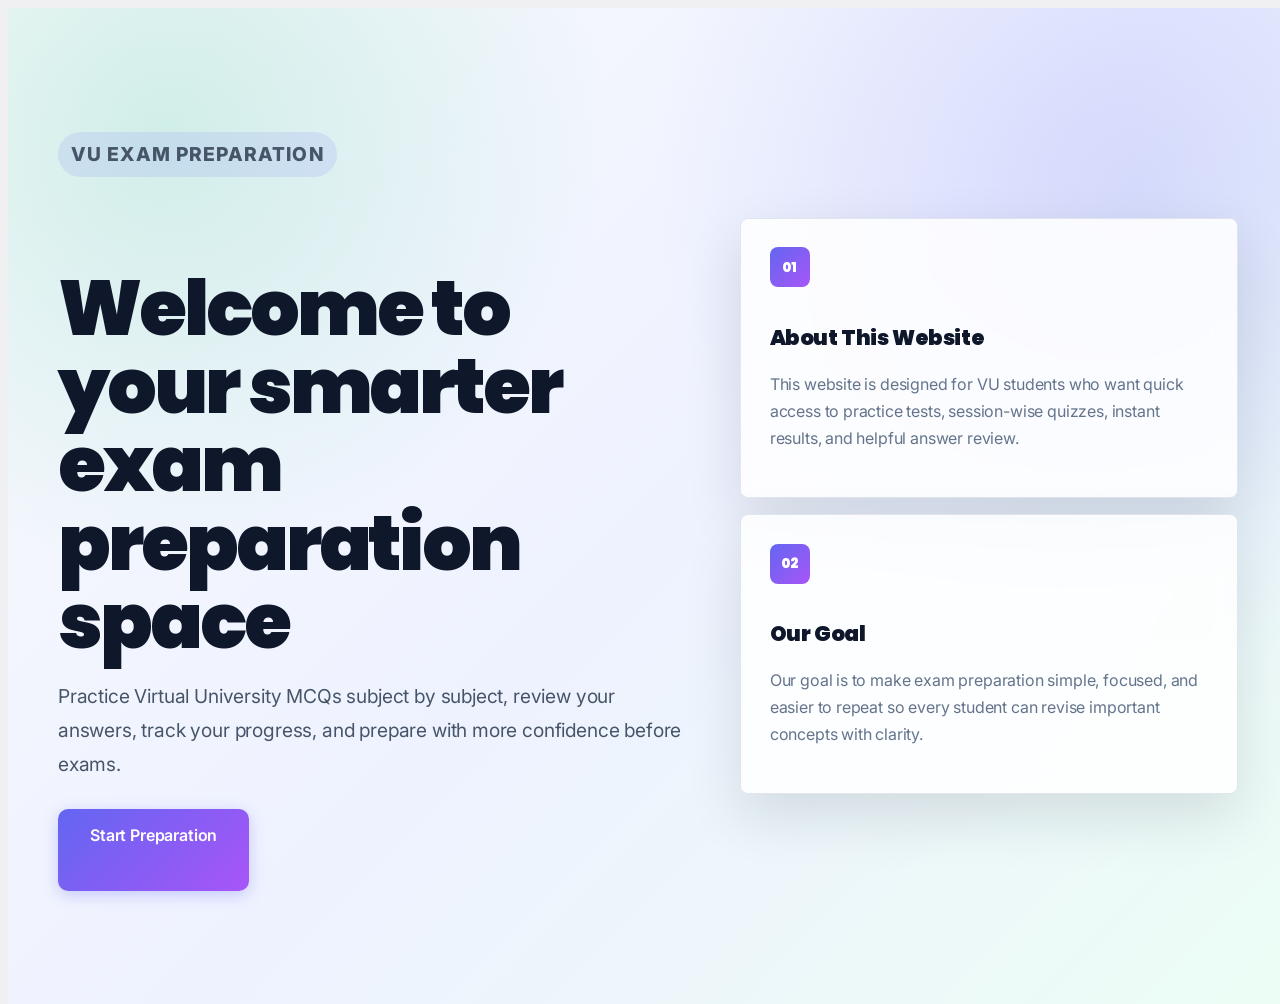
<file: index.html>
<!DOCTYPE html>
<html lang="en">
<head>
    <meta charset="UTF-8">
    <meta name="viewport" content="width=device-width, initial-scale=1.0">
    <title>Welcome - VU Exam Preparation</title>
    <link rel="preconnect" href="https://fonts.googleapis.com">
    <link rel="preconnect" href="https://fonts.gstatic.com" crossorigin>
    <link href="https://fonts.googleapis.com/css2?family=Inter:wght@400;500;600;700;800;900&family=Poppins:wght@600;700;800;900&display=swap" rel="stylesheet">
    <link rel="stylesheet" href="css/styles.css">
    <script async src="https://www.googletagmanager.com/gtag/js?id=G-4XZHW56179"></script>
    <script>
        window.dataLayer = window.dataLayer || [];
        function gtag(){dataLayer.push(arguments);}
        gtag('js', new Date());
        gtag('config', 'G-4XZHW56179');
    </script>
</head>
<body>
    <main class="welcome-page">
        <section class="welcome-hero" aria-labelledby="welcome-page-title">
            <div class="welcome-hero-content">
                <p class="section-kicker">VU Exam Preparation</p>
                <h1 id="welcome-page-title">Welcome to your smarter exam preparation space</h1>
                <p>
                    Practice Virtual University MCQs subject by subject, review your answers, track your progress, and prepare with more confidence before exams.
                </p>
                <a class="btn btn-primary welcome-start-btn" href="main.html">Start Preparation</a>
            </div>

            <div class="welcome-goal-panel" aria-label="Website information">
                <article>
                    <span class="welcome-card-icon" aria-hidden="true">01</span>
                    <h2>About This Website</h2>
                    <p>
                        This website is designed for VU students who want quick access to practice tests, session-wise quizzes, instant results, and helpful answer review.
                    </p>
                </article>

                <article>
                    <span class="welcome-card-icon" aria-hidden="true">02</span>
                    <h2>Our Goal</h2>
                    <p>
                        Our goal is to make exam preparation simple, focused, and easier to repeat so every student can revise important concepts with clarity.
                    </p>
                </article>
            </div>
        </section>
    </main>
</body>
</html>
</file>
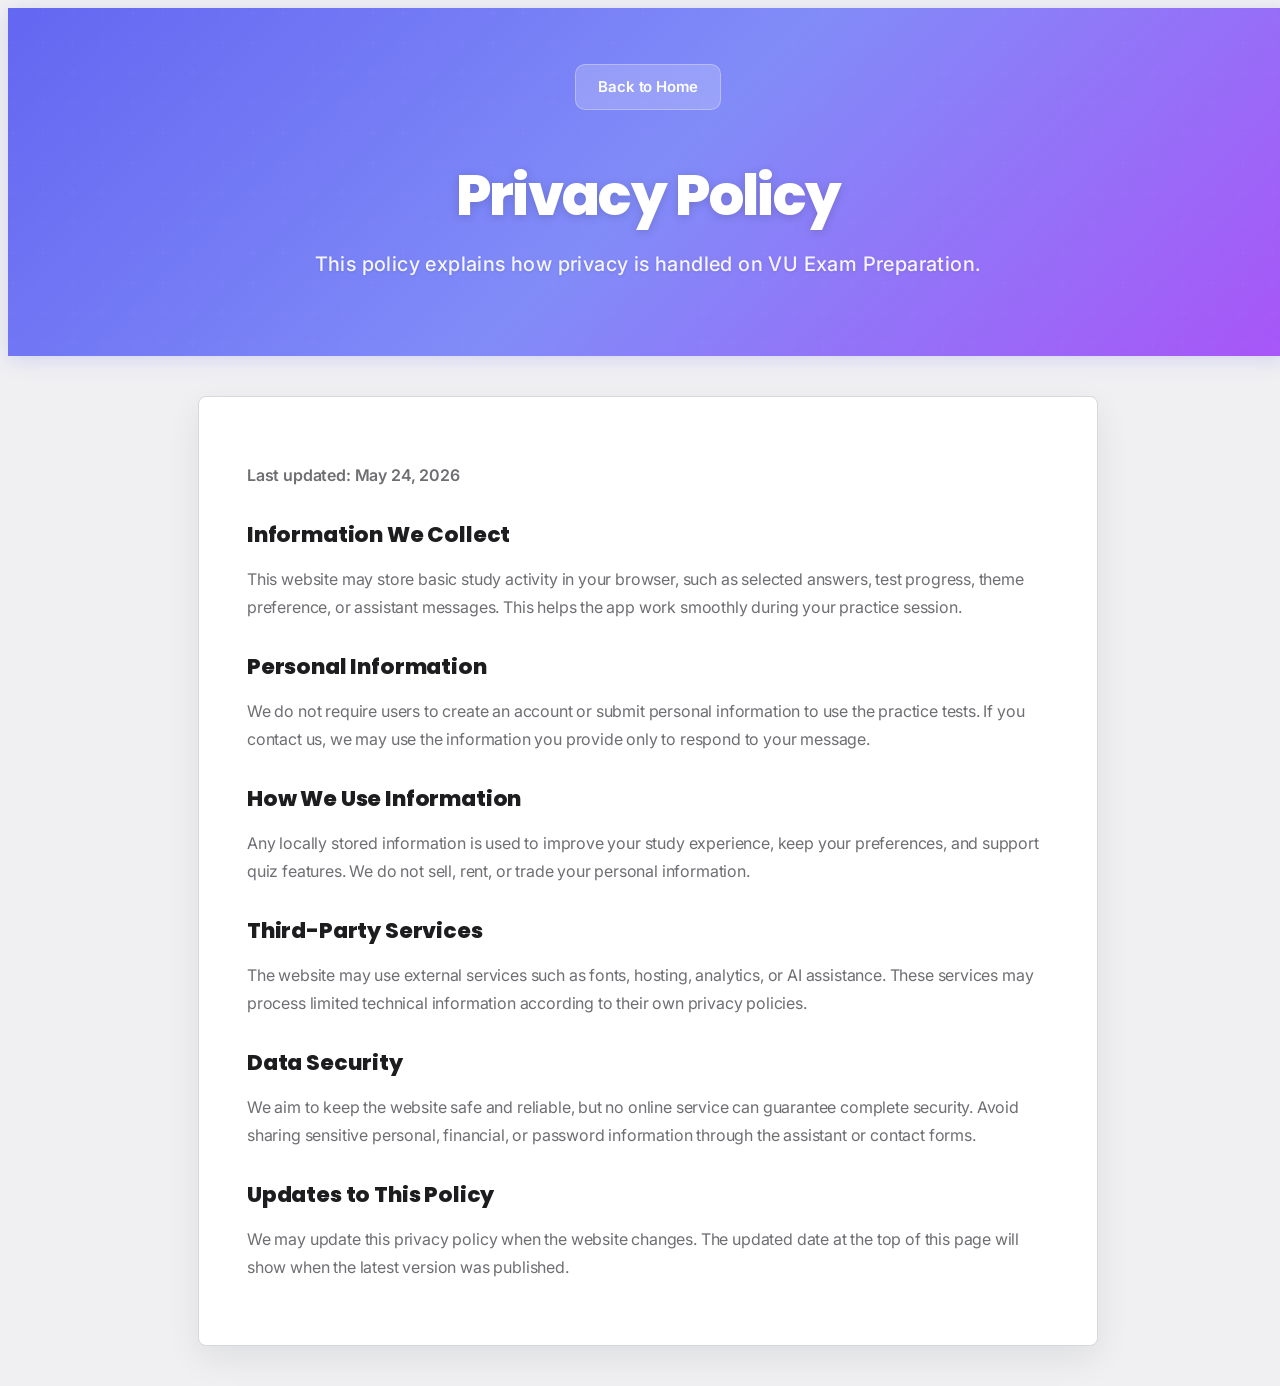
<file: privacy.html>
<!DOCTYPE html>
<html lang="en">
<head>
    <meta charset="UTF-8">
    <meta name="viewport" content="width=device-width, initial-scale=1.0">
    <title>Privacy Policy - VU Exam Preparation</title>
    <link rel="preconnect" href="https://fonts.googleapis.com">
    <link rel="preconnect" href="https://fonts.gstatic.com" crossorigin>
    <link href="https://fonts.googleapis.com/css2?family=Inter:wght@400;500;600;700;800;900&family=Poppins:wght@600;700;800;900&display=swap" rel="stylesheet">
    <link rel="stylesheet" href="css/styles.css">
    <script async src="https://www.googletagmanager.com/gtag/js?id=G-4XZHW56179"></script>
    <script>
        window.dataLayer = window.dataLayer || [];
        function gtag(){dataLayer.push(arguments);}
        gtag('js', new Date());
        gtag('config', 'G-4XZHW56179');
    </script>
</head>
<body>
    <header class="header policy-header">
        <div class="header-content">
            <a class="back-btn" href="index.html">Back to Home</a>
            <h1>Privacy Policy</h1>
            <p class="subtitle">This policy explains how privacy is handled on VU Exam Preparation.</p>
        </div>
    </header>

    <main class="container policy-container">
        <article class="policy-card">
            <p class="policy-updated">Last updated: May 24, 2026</p>

            <section>
                <h2>Information We Collect</h2>
                <p>This website may store basic study activity in your browser, such as selected answers, test progress, theme preference, or assistant messages. This helps the app work smoothly during your practice session.</p>
            </section>

            <section>
                <h2>Personal Information</h2>
                <p>We do not require users to create an account or submit personal information to use the practice tests. If you contact us, we may use the information you provide only to respond to your message.</p>
            </section>

            <section>
                <h2>How We Use Information</h2>
                <p>Any locally stored information is used to improve your study experience, keep your preferences, and support quiz features. We do not sell, rent, or trade your personal information.</p>
            </section>

            <section>
                <h2>Third-Party Services</h2>
                <p>The website may use external services such as fonts, hosting, analytics, or AI assistance. These services may process limited technical information according to their own privacy policies.</p>
            </section>

            <section>
                <h2>Data Security</h2>
                <p>We aim to keep the website safe and reliable, but no online service can guarantee complete security. Avoid sharing sensitive personal, financial, or password information through the assistant or contact forms.</p>
            </section>

            <section>
                <h2>Updates to This Policy</h2>
                <p>We may update this privacy policy when the website changes. The updated date at the top of this page will show when the latest version was published.</p>
            </section>
        </article>
    </main>
</body>
</html>
</file>
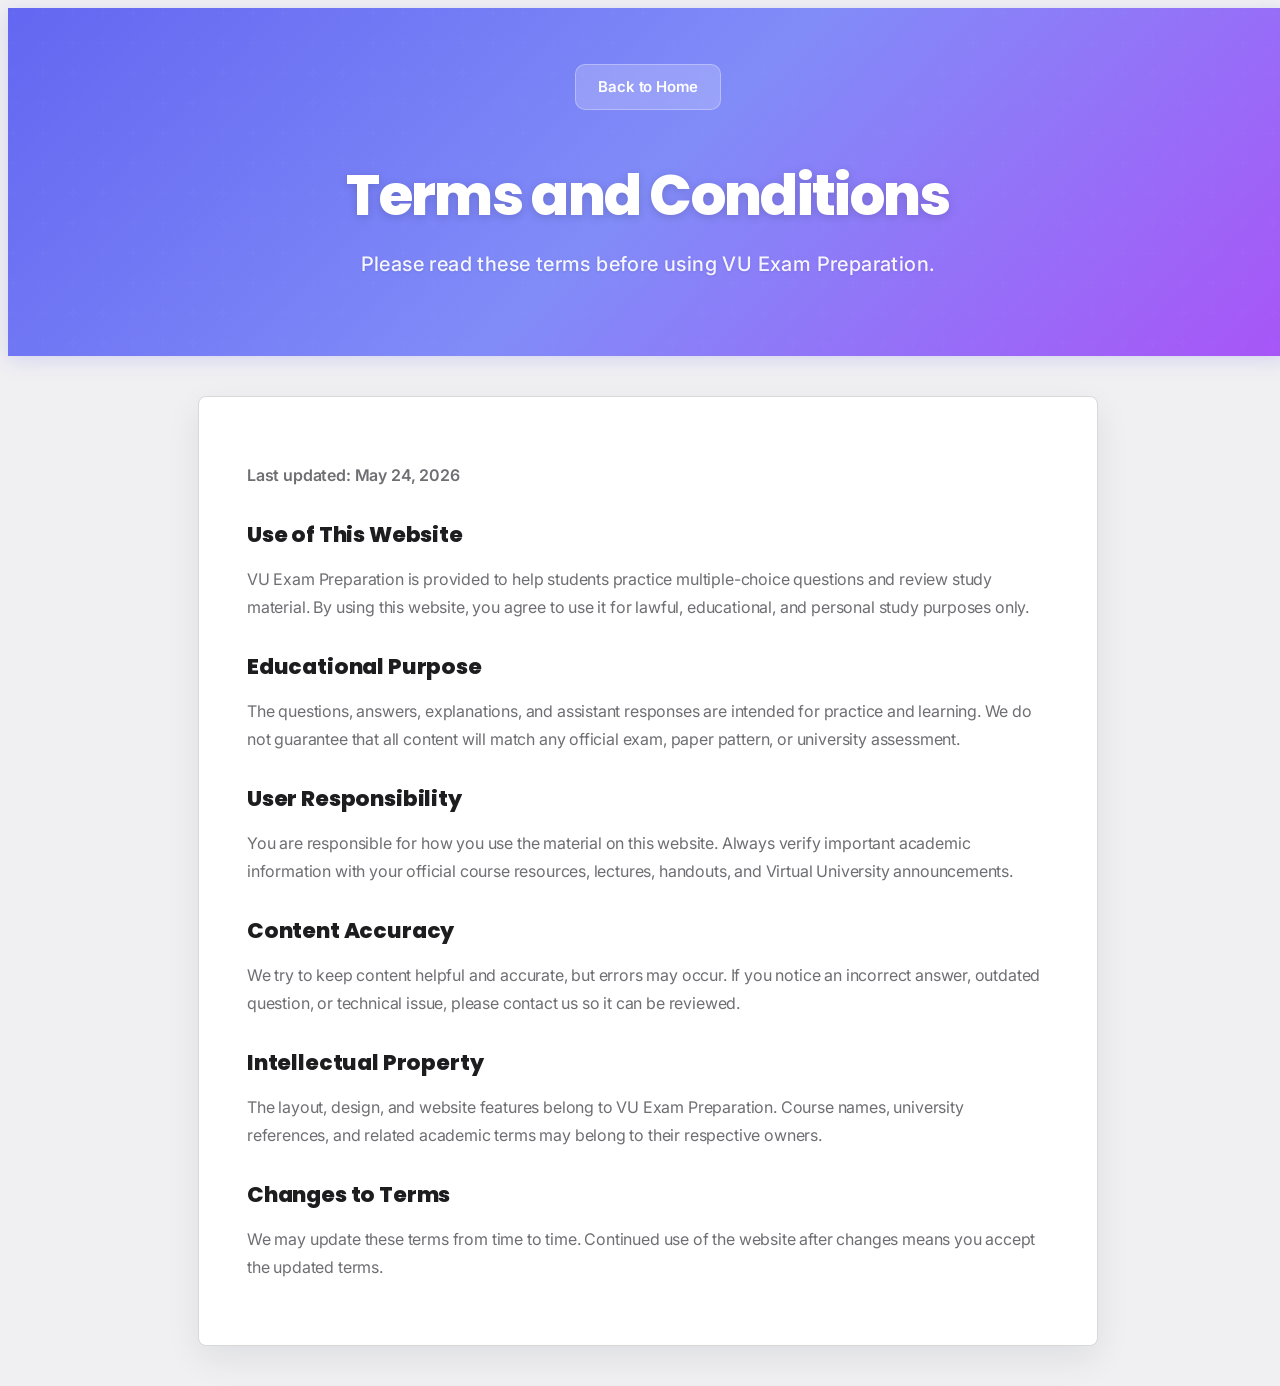
<file: terms.html>
<!DOCTYPE html>
<html lang="en">
<head>
    <meta charset="UTF-8">
    <meta name="viewport" content="width=device-width, initial-scale=1.0">
    <title>Terms and Conditions - VU Exam Preparation</title>
    <link rel="preconnect" href="https://fonts.googleapis.com">
    <link rel="preconnect" href="https://fonts.gstatic.com" crossorigin>
    <link href="https://fonts.googleapis.com/css2?family=Inter:wght@400;500;600;700;800;900&family=Poppins:wght@600;700;800;900&display=swap" rel="stylesheet">
    <link rel="stylesheet" href="css/styles.css">
    <script async src="https://www.googletagmanager.com/gtag/js?id=G-4XZHW56179"></script>
    <script>
        window.dataLayer = window.dataLayer || [];
        function gtag(){dataLayer.push(arguments);}
        gtag('js', new Date());
        gtag('config', 'G-4XZHW56179');
    </script>
</head>
<body>
    <header class="header policy-header">
        <div class="header-content">
            <a class="back-btn" href="index.html">Back to Home</a>
            <h1>Terms and Conditions</h1>
            <p class="subtitle">Please read these terms before using VU Exam Preparation.</p>
        </div>
    </header>

    <main class="container policy-container">
        <article class="policy-card">
            <p class="policy-updated">Last updated: May 24, 2026</p>

            <section>
                <h2>Use of This Website</h2>
                <p>VU Exam Preparation is provided to help students practice multiple-choice questions and review study material. By using this website, you agree to use it for lawful, educational, and personal study purposes only.</p>
            </section>

            <section>
                <h2>Educational Purpose</h2>
                <p>The questions, answers, explanations, and assistant responses are intended for practice and learning. We do not guarantee that all content will match any official exam, paper pattern, or university assessment.</p>
            </section>

            <section>
                <h2>User Responsibility</h2>
                <p>You are responsible for how you use the material on this website. Always verify important academic information with your official course resources, lectures, handouts, and Virtual University announcements.</p>
            </section>

            <section>
                <h2>Content Accuracy</h2>
                <p>We try to keep content helpful and accurate, but errors may occur. If you notice an incorrect answer, outdated question, or technical issue, please contact us so it can be reviewed.</p>
            </section>

            <section>
                <h2>Intellectual Property</h2>
                <p>The layout, design, and website features belong to VU Exam Preparation. Course names, university references, and related academic terms may belong to their respective owners.</p>
            </section>

            <section>
                <h2>Changes to Terms</h2>
                <p>We may update these terms from time to time. Continued use of the website after changes means you accept the updated terms.</p>
            </section>
        </article>
    </main>
</body>
</html>
</file>
<file: css/styles.css>
/* Design Tokens */
:root {
    /* Colors */
    --primary: #6366f1;
    --primary-light: #818cf8;
    --primary-dark: #4f46e5;
    --accent: #10b981;
    --accent-light: #34d399;
    --danger: #ef4444;
    --warning: #f59e0b;
    --purple: #a855f7;
    --pink: #ec4899;
    
    /* Neutrals */
    --bg-primary: #ffffff;
    --bg-secondary: #f0f0f2;
    --bg-tertiary: #e5e7eb;
    --text-primary: #1d1d1f;
    --text-secondary: #6e6e73;
    --text-light: #9ca3af;
    --border: #d8d8d8;

    /* Typography — Inter for body, Poppins for headings */
    --font-heading: 'Poppins', 'Inter', -apple-system, BlinkMacSystemFont, sans-serif;
    --font-body: 'Inter', -apple-system, BlinkMacSystemFont, 'Segoe UI', sans-serif;
}

/* Dark Mode */
body.dark-mode {
    --primary: #818cf8;
    --primary-light: #a5b4fc;
    --primary-dark: #6366f1;
    --bg-primary: #1e293b;
    --bg-secondary: #0f172a;
    --bg-tertiary: #334155;
    --text-primary: #f1f5f9;
    --text-secondary: #cbd5e1;
    --text-light: #94a3b8;
    --border: #475569;
}
    
    /* Spacing */
    --spacing-xs: 0.25rem;
    --spacing-sm: 0.5rem;
    --spacing-md: 1rem;
    --spacing-lg: 1.5rem;
    --spacing-xl: 2rem;
    --spacing-2xl: 3rem;
    
    /* Typography */
    --font-family-base: 'Inter', -apple-system, BlinkMacSystemFont, 'Segoe UI', 'Roboto', 'Helvetica Neue', sans-serif;
    --font-size-sm: 0.875rem;
    --font-size-base: 1rem;
    --font-size-lg: 1.125rem;
    --font-size-xl: 1.5rem;
    --font-size-2xl: 2rem;
    --font-size-3xl: 2.5rem;
    --line-height-tight: 1.3;
    --line-height-normal: 1.6;
    --line-height-relaxed: 1.8;
    
    /* Shadows */
    --shadow-sm: 0 1px 2px 0 rgba(0, 0, 0, 0.05);
    --shadow-md: 0 4px 6px -1px rgba(0, 0, 0, 0.1);
    --shadow-lg: 0 10px 15px -3px rgba(0, 0, 0, 0.1);
    
    /* Radius */
    --radius-sm: 0.375rem;
    --radius-md: 0.5rem;
    --radius-lg: 0.75rem;
    --radius-xl: 1rem;
    
    /* Transitions */
    --transition-fast: 150ms ease;
    --transition-normal: 300ms ease;
}

* {
    margin: 0;
    padding: 0;
    box-sizing: border-box;
}

html, body {
    width: 100%;
    height: 100%;
}

body {
    font-family: var(--font-body);
    background: var(--bg-secondary);
    color: var(--text-primary);
    line-height: var(--line-height-normal);
    font-size: 17px;
    position: relative;
    overflow-x: hidden;
    -webkit-font-smoothing: antialiased;
    -moz-osx-font-smoothing: grayscale;
    letter-spacing: -0.01em;
}

/* Welcome Landing Page */
.welcome-page {
    min-height: 100vh;
    display: flex;
    align-items: center;
    background:
        radial-gradient(circle at 12% 12%, rgba(16, 185, 129, 0.16), transparent 28rem),
        radial-gradient(circle at 88% 18%, rgba(99, 102, 241, 0.18), transparent 30rem),
        linear-gradient(135deg, #f8fafc 0%, #eef2ff 52%, #ecfdf5 100%);
    padding: clamp(1.25rem, 4vw, 3rem);
}

.welcome-hero {
    width: min(100%, 1180px);
    margin: 0 auto;
    display: grid;
    grid-template-columns: minmax(0, 1.12fr) minmax(22rem, 0.88fr);
    gap: clamp(1.25rem, 4vw, 3rem);
    align-items: center;
}

.welcome-hero-content {
    max-width: 720px;
}

.welcome-hero-content h1 {
    font-family: var(--font-heading);
    color: #0f172a;
    font-size: clamp(2.5rem, 6vw, 5rem) !important;
    line-height: 1.02;
    font-weight: 900;
    letter-spacing: -0.04em;
    margin-bottom: 1.25rem;
}

.welcome-hero-content p {
    max-width: 650px;
    color: #475569;
    font-size: clamp(1rem, 2vw, 1.2rem) !important;
    line-height: 1.75;
    margin-bottom: 1.75rem;
}

.welcome-start-btn {
    width: fit-content;
    min-height: 3.35rem;
    padding: 1rem 2rem;
    text-decoration: none;
}

.welcome-goal-panel {
    display: grid;
    gap: 1rem;
}

.welcome-goal-panel article {
    background: rgba(255, 255, 255, 0.86);
    border: 1px solid rgba(148, 163, 184, 0.26);
    border-radius: 8px;
    box-shadow: 0 22px 56px rgba(15, 23, 42, 0.12);
    padding: clamp(1.25rem, 3vw, 1.8rem);
    backdrop-filter: blur(14px);
}

.welcome-goal-panel h2 {
    font-family: var(--font-heading);
    color: #0f172a;
    font-size: 1.32rem !important;
    font-weight: 850;
    letter-spacing: -0.02em;
    margin-bottom: 0.65rem;
}

.welcome-goal-panel p {
    color: #64748b;
    font-size: 1rem !important;
    line-height: 1.7;
}

/* Views */
.view {
    display: none;
    min-height: 100vh;
    flex-direction: column;
    position: relative;
    z-index: 1;
}

.view.active {
    display: flex;
    animation: fadeIn 0.4s ease-out;
}

@keyframes fadeIn {
    from {
        opacity: 0;
        transform: translateY(10px);
    }
    to {
        opacity: 1;
        transform: translateY(0);
    }
}

/* Header */
.header {
    background: linear-gradient(135deg, var(--primary) 0%, var(--primary-light) 50%, var(--purple) 100%);
    color: white;
    padding: 3.5rem 0;
    box-shadow: 0 4px 20px rgba(99, 102, 241, 0.2);
    position: relative;
    overflow: hidden;
}

.header::before {
    content: '';
    position: absolute;
    top: 0;
    left: 0;
    right: 0;
    bottom: 0;
    background: url("data:image/svg+xml,%3Csvg width='60' height='60' viewBox='0 0 60 60' xmlns='http://www.w3.org/2000/svg'%3E%3Cg fill='none' fill-rule='evenodd'%3E%3Cg fill='%23ffffff' fill-opacity='0.04'%3E%3Cpath d='M36 34v-4h-2v4h-4v2h4v4h2v-4h4v-2h-4zm0-30V0h-2v4h-4v2h4v4h2V6h4V4h-4zM6 34v-4H4v4H0v2h4v4h2v-4h4v-2H6zM6 4V0H4v4H0v2h4v4h2V6h4V4H6z'/%3E%3C/g%3E%3C/g%3E%3C/svg%3E");
    opacity: 0.3;
    pointer-events: none;
}

.header-content {
    max-width: 1200px;
    margin: 0 auto;
    padding: 0 var(--spacing-lg);
    width: 100%;
}

.header-flex {
    display: flex;
    justify-content: center;
    align-items: center;
    gap: var(--spacing-lg);
}

.header h1 {
    font-family: var(--font-heading);
    font-size: 3.5rem !important;
    font-weight: 800;
    margin-bottom: var(--spacing-sm);
    text-shadow: 0 2px 10px rgba(0, 0, 0, 0.15);
    letter-spacing: -0.03em;
    position: relative;
    z-index: 1;
    line-height: 1.15;
}

.header .subtitle {
    font-family: var(--font-body);
    font-size: 1.25rem !important;
    opacity: 0.92;
    text-shadow: 0 1px 3px rgba(0, 0, 0, 0.1);
    position: relative;
    z-index: 1;
    font-weight: 500;
    letter-spacing: 0.02em;
}

.back-btn {
    font-family: var(--font-body);
    background: rgba(255, 255, 255, 0.2);
    color: white;
    border: 1px solid rgba(255, 255, 255, 0.3);
    padding: 10px 22px;
    border-radius: 10px;
    cursor: pointer;
    font-size: 0.9375rem;
    margin-bottom: var(--spacing-md);
    transition: all 0.25s cubic-bezier(0.4, 0, 0.2, 1);
    display: inline-block;
    font-weight: 600;
    letter-spacing: -0.01em;
}

.back-btn:hover {
    background: rgba(255, 255, 255, 0.3);
    transform: translateX(-2px);
}

/* Container */
.container {
    max-width: 1200px;
    margin: 0 auto;
    padding: 2.5rem 2rem;
    flex: 1;
    width: 100%;
}

#home-view .header-content {
    display: flex;
    flex-direction: column;
    align-items: center;
    text-align: center;
}

#home-view .subjects-section {
    display: flex;
    flex-direction: column;
    align-items: center;
    width: 100%;
}

.welcome-section {
    width: 100%;
    max-width: 1100px;
    margin: 0 auto 2.5rem;
    display: grid;
    grid-template-columns: minmax(0, 1fr) minmax(22rem, 0.9fr);
    gap: 1.5rem;
    align-items: stretch;
}

.welcome-content,
.welcome-card {
    background: var(--bg-primary);
    border: 1px solid var(--border);
    border-radius: 8px;
    box-shadow: 0 18px 46px rgba(15, 23, 42, 0.08);
}

.welcome-content {
    padding: clamp(1.5rem, 4vw, 2.5rem);
    display: flex;
    flex-direction: column;
    justify-content: center;
}

.section-kicker {
    display: inline-flex;
    align-items: center;
    width: fit-content;
    min-height: 1.9rem;
    margin-bottom: 0.9rem;
    padding: 0.35rem 0.8rem;
    border-radius: 999px;
    background: rgba(99, 102, 241, 0.12);
    color: var(--primary-dark);
    font-size: 0.8rem !important;
    font-weight: 800;
    text-transform: uppercase;
    letter-spacing: 0.06em;
}

.welcome-content h2 {
    font-family: var(--font-heading);
    color: var(--text-primary);
    font-size: clamp(2rem, 4vw, 3.35rem) !important;
    line-height: 1.08;
    font-weight: 900;
    letter-spacing: -0.035em;
    margin-bottom: 1rem;
}

.welcome-content p,
.welcome-card p {
    color: var(--text-secondary);
    font-size: 1rem !important;
    line-height: 1.7;
}

.welcome-highlights {
    display: grid;
    gap: 1rem;
}

.welcome-card {
    padding: 1.4rem;
}

.welcome-card-icon {
    display: inline-flex;
    align-items: center;
    justify-content: center;
    width: 2.5rem;
    height: 2.5rem;
    margin-bottom: 1rem;
    border-radius: 8px;
    background: linear-gradient(135deg, var(--primary) 0%, var(--purple) 100%);
    color: #ffffff;
    font-family: var(--font-heading);
    font-size: 0.82rem !important;
    font-weight: 900;
}

.welcome-card h3 {
    font-family: var(--font-heading);
    color: var(--text-primary);
    font-size: 1.18rem !important;
    font-weight: 800;
    margin-bottom: 0.55rem;
    letter-spacing: -0.02em;
}

#sessions-view .sessions-section {
    display: flex;
    flex-direction: column;
    align-items: center;
    width: 100%;
}

#sessions-view .header-content {
    display: flex;
    flex-direction: column;
    align-items: center;
    text-align: center;
    position: relative;
}

/* Back button row sits above the title, left-aligned */
#sessions-view .back-btn {
    position: static;
    align-self: flex-start;
    margin-bottom: 0.75rem;
}

#sessions-view h1 {
    margin: 0;
    /* Prevent the long subject name from overflowing */
    word-break: break-word;
    max-width: 100%;
    padding: 0 0.5rem;
}

#sessions-view .subtitle {
    margin-top: 0.5rem;
}

.search-bar {
    display: flex;
    gap: var(--spacing-md);
    margin-bottom: 2rem;
    flex-wrap: wrap;
    justify-content: center;
    align-items: center;
    width: 100%;
    max-width: 620px;
    padding: 12px;
    background: rgba(255, 255, 255, 0.9);
    border: 1px solid rgba(216, 216, 216, 0.85);
    border-radius: 18px;
    box-shadow: 0 16px 40px rgba(15, 23, 42, 0.08);
}

.search-bar input {
    flex: 1;
    min-width: 280px;
    padding: 16px 22px;
    border: 1px solid var(--border);
    border-radius: 14px;
    font-family: var(--font-body);
    font-size: 1rem !important;
    background: var(--bg-primary);
    transition: all var(--transition-fast);
    color: var(--text-primary);
    box-shadow: inset 0 2px 8px rgba(15, 23, 42, 0.04);
    font-weight: 400;
}

.search-bar input::placeholder {
    color: var(--text-secondary);
    font-size: 1rem !important;
    opacity: 0.8;
}

.search-bar input:focus {
    outline: none;
    border-color: var(--primary);
    box-shadow: 0 0 0 4px rgba(99, 102, 241, 0.12);
    background: var(--bg-primary);
}

.search-bar button {
    padding: 14px 30px;
    border-radius: 14px;
    font-family: var(--font-body);
    font-size: 0.9375rem !important;
    font-weight: 700;
    min-height: 50px;
    align-self: stretch;
    margin-left: var(--spacing-sm);
    box-shadow: 0 10px 22px rgba(99, 102, 241, 0.18);
    transition: transform var(--transition-fast), box-shadow var(--transition-fast);
    letter-spacing: -0.01em;
}

.search-bar button:hover:not(:disabled) {
    transform: translateY(-1px);
    box-shadow: 0 14px 28px rgba(99, 102, 241, 0.24);
}

.no-results-message {
    padding: 2rem;
    border: 1px solid #d8d8d8;
    border-radius: 12px;
    background: var(--bg-primary);
    color: var(--text-secondary);
    text-align: center;
    width: 100%;
    font-size: 1rem;
    grid-column: 1 / -1;
}

.subjects-section h2,
.sessions-section h2 {
    font-family: var(--font-heading);
    font-size: 1.875rem !important;
    margin-bottom: 2rem;
    color: var(--text-primary);
    font-weight: 700;
    text-align: center;
    letter-spacing: -0.025em;
    width: 100%;
}

.subjects-grid {
    display: grid;
    grid-template-columns: repeat(2, 1fr);
    gap: 1.5rem;
    width: 100%;
    max-width: 1100px;
    margin: 0 auto;
}

@media (max-width: 768px) {
    .welcome-section {
        grid-template-columns: 1fr;
        margin-bottom: 2rem;
    }

    .subjects-grid {
        grid-template-columns: 1fr;
        gap: 1rem;
    }
}

.subject-card {
    background: var(--bg-primary);
    border: 1px solid #d8d8d8;
    border-radius: 16px !important;
    -webkit-border-radius: 16px;
    -moz-border-radius: 16px;
    padding: 32px 28px;
    cursor: pointer;
    transition: all 0.2s ease;
    box-shadow: 0 1px 3px rgba(0, 0, 0, 0.05);
    position: relative;
    min-height: 130px;
    display: flex;
    flex-direction: column;
    align-items: center;
    justify-content: center;
    text-align: center;
    gap: 10px;
    box-sizing: border-box;
}

body.dark-mode .subject-card {
    border-color: #475569;
    box-shadow: 0 1px 3px rgba(0, 0, 0, 0.3);
}

.subject-card * {
    box-sizing: border-box;
}

.subject-card:hover {
    transform: translateY(-2px);
    box-shadow: 0 4px 12px rgba(0, 0, 0, 0.1);
    border-color: #b8b8b8;
}

body.dark-mode .subject-card:hover {
    box-shadow: 0 4px 12px rgba(0, 0, 0, 0.5);
    border-color: #64748b;
}

.subject-card h3 {
    font-family: var(--font-heading);
    font-size: 1.3rem !important;
    color: #1d1d1f;
    margin: 0;
    font-weight: 700;
    line-height: 1.35;
    letter-spacing: -0.02em;
    text-align: center;
}

body.dark-mode .subject-card h3 {
    color: #f1f5f9;
}

.subject-card p {
    font-family: var(--font-body);
    color: #6e6e73;
    font-size: 0.9375rem !important;
    line-height: 1.6;
    margin: 0;
    font-weight: 400;
    text-align: center;
}

body.dark-mode .subject-card p {
    color: #cbd5e1;
}

body.dark-mode .welcome-content,
body.dark-mode .welcome-card {
    background: linear-gradient(135deg, rgba(30, 41, 59, 0.96), rgba(15, 23, 42, 0.92));
    border-color: rgba(148, 163, 184, 0.25);
    box-shadow: 0 18px 46px rgba(0, 0, 0, 0.24);
}

body.dark-mode .section-kicker {
    background: rgba(129, 140, 248, 0.16);
    color: #c7d2fe;
}

body.dark-mode .welcome-content h2,
body.dark-mode .welcome-card h3 {
    color: #f8fafc;
}

body.dark-mode .welcome-content p,
body.dark-mode .welcome-card p {
    color: #cbd5e1;
}

/* Sessions List */
.sessions-list {
    display: grid;
    grid-template-columns: repeat(2, 1fr);
    gap: 1.5rem;
    width: 100%;
    max-width: 1100px;
    margin: 0 auto;
}

@media (max-width: 768px) {
    .sessions-list {
        grid-template-columns: 1fr;
        gap: 1rem;
    }
}

.session-card {
    background: var(--bg-primary);
    border: 1px solid #d8d8d8;
    border-radius: 16px;
    padding: 28px;
    cursor: pointer;
    transition: all 0.2s ease;
    box-shadow: 0 1px 3px rgba(0, 0, 0, 0.05);
    position: relative;
    min-height: 140px;
    display: flex;
    flex-direction: column;
    justify-content: center;
    align-items: center;
    text-align: center;
    gap: 12px;
    box-sizing: border-box;
}

body.dark-mode .session-card {
    border-color: #475569;
    box-shadow: 0 1px 3px rgba(0, 0, 0, 0.3);
}

.session-card:hover {
    transform: translateY(-2px);
    box-shadow: 0 4px 12px rgba(0, 0, 0, 0.1);
    border-color: #b8b8b8;
}

body.dark-mode .session-card:hover {
    box-shadow: 0 4px 12px rgba(0, 0, 0, 0.5);
    border-color: #64748b;
}

.session-number {
    font-family: var(--font-heading);
    font-size: 3rem !important;
    font-weight: 800;
    color: var(--primary);
    margin-bottom: 6px;
    line-height: 1;
    letter-spacing: -0.03em;
}

.session-label {
    font-family: var(--font-heading);
    font-size: 1.25rem !important;
    color: #1d1d1f;
    font-weight: 700;
    margin-bottom: 6px;
    line-height: 1.3;
    letter-spacing: -0.02em;
}

body.dark-mode .session-label {
    color: #f1f5f9;
}

.session-info {
    font-family: var(--font-body);
    font-size: 0.9375rem !important;
    color: #6e6e73;
    font-weight: 500;
    margin: 0;
    letter-spacing: 0.01em;
}

body.dark-mode .session-info {
    color: #cbd5e1;
}

/* Test Section */
.progress-section {
    margin-bottom: var(--spacing-2xl);
}

.progress-info {
    display: flex;
    justify-content: space-between;
    align-items: center;
    margin-bottom: var(--spacing-lg);
    gap: var(--spacing-lg);
}

#question-counter {
    font-family: var(--font-body);
    font-size: 0.9375rem !important;
    color: var(--text-secondary);
    font-weight: 600;
    letter-spacing: 0.01em;
    white-space: nowrap;
}

.progress-bar {
    flex: 1;
    height: 10px;
    background: var(--bg-tertiary);
    border-radius: 999px;
    overflow: hidden;
    box-shadow: inset 0 2px 4px rgba(0, 0, 0, 0.1);
}

.progress-fill {
    height: 100%;
    background: linear-gradient(90deg, var(--primary) 0%, var(--purple) 50%, var(--accent) 100%);
    width: 0%;
    transition: width var(--transition-normal);
    box-shadow: 0 0 10px rgba(99, 102, 241, 0.5);
    position: relative;
}

.progress-fill::after {
    content: '';
    position: absolute;
    top: 0;
    left: 0;
    right: 0;
    bottom: 0;
    background: linear-gradient(90deg, transparent 0%, rgba(255, 255, 255, 0.3) 50%, transparent 100%);
    animation: shimmer 2s infinite;
}

@keyframes shimmer {
    0% {
        transform: translateX(-100%);
    }
    100% {
        transform: translateX(100%);
    }
}

.question-tracker {
    margin-bottom: var(--spacing-lg);
}

.tracker-container {
    display: flex;
    flex-wrap: wrap;
    gap: var(--spacing-sm);
}

.tracker-dot {
    width: 36px;
    height: 36px;
    border-radius: 50%;
    background: var(--bg-tertiary);
    border: 2px solid var(--border);
    cursor: pointer;
    display: flex;
    align-items: center;
    justify-content: center;
    font-size: var(--font-size-sm);
    font-weight: 700;
    color: var(--text-secondary);
    transition: all var(--transition-fast);
    position: relative;
}

.tracker-dot:hover {
    transform: scale(1.15);
    box-shadow: 0 4px 12px rgba(0, 0, 0, 0.15);
}

.tracker-dot.answered {
    background: linear-gradient(135deg, var(--accent) 0%, var(--accent-light) 100%);
    border-color: var(--accent);
    color: white;
    box-shadow: 0 4px 12px rgba(16, 185, 129, 0.3);
}

.tracker-dot.current {
    background: linear-gradient(135deg, var(--primary) 0%, var(--purple) 100%);
    border-color: var(--primary);
    color: white;
    box-shadow: 0 0 0 4px rgba(99, 102, 241, 0.2), 0 4px 12px rgba(99, 102, 241, 0.4);
    animation: pulse 2s infinite;
}

@keyframes pulse {
    0%, 100% {
        box-shadow: 0 0 0 4px rgba(99, 102, 241, 0.2), 0 4px 12px rgba(99, 102, 241, 0.4);
    }
    50% {
        box-shadow: 0 0 0 8px rgba(99, 102, 241, 0.1), 0 4px 12px rgba(99, 102, 241, 0.4);
    }
}

.test-section {
    background: var(--bg-primary);
    border-radius: var(--radius-xl);
    padding: var(--spacing-2xl);
    box-shadow: 0 8px 30px rgba(0, 0, 0, 0.12);
    border: 1px solid var(--border);
}

.question-card {
    margin-bottom: var(--spacing-2xl);
}

/* Question number badge */
.question-card::before {
    content: attr(data-question-num);
    display: block;
    font-family: var(--font-body);
    font-size: 0.8125rem;
    font-weight: 700;
    color: var(--primary);
    text-transform: uppercase;
    letter-spacing: 0.1em;
    margin-bottom: 0.75rem;
}

.question-text {
    font-family: var(--font-heading);
    font-size: 1.5rem !important;
    color: var(--text-primary);
    margin-bottom: var(--spacing-xl);
    font-weight: 700;
    line-height: 1.55;
    letter-spacing: -0.02em;
    text-align: left;
}

.options-container {
    display: flex;
    flex-direction: column;
    gap: 0.875rem;
}

.option {
    background: var(--bg-secondary);
    border: 2px solid var(--border);
    border-radius: var(--radius-lg);
    padding: 1.125rem 1.5rem;
    cursor: pointer;
    transition: all var(--transition-fast);
    display: flex;
    align-items: center;
    gap: 1rem;
    position: relative;
    overflow: hidden;
}

.option::before {
    content: '';
    position: absolute;
    top: 0;
    left: 0;
    right: 0;
    bottom: 0;
    background: linear-gradient(135deg, var(--primary) 0%, var(--purple) 100%);
    opacity: 0;
    transition: opacity var(--transition-fast);
    z-index: 0;
}

.option:hover {
    border-color: var(--primary);
    transform: translateX(4px);
    box-shadow: 0 4px 15px rgba(99, 102, 241, 0.15);
}

.option:hover::before {
    opacity: 0.05;
}

.option input[type="radio"] {
    cursor: pointer;
    width: 20px;
    height: 20px;
    margin: 0;
    flex-shrink: 0;
    position: relative;
    z-index: 1;
    accent-color: var(--primary);
}

/* Option letter badge (A, B, C, D) */
.option-letter {
    width: 32px;
    height: 32px;
    border-radius: 50%;
    background: var(--bg-tertiary);
    border: 2px solid var(--border);
    display: flex;
    align-items: center;
    justify-content: center;
    font-family: var(--font-heading);
    font-size: 0.8125rem;
    font-weight: 700;
    color: var(--text-secondary);
    flex-shrink: 0;
    position: relative;
    z-index: 1;
    transition: all var(--transition-fast);
}

.option:hover .option-letter {
    background: rgba(99, 102, 241, 0.12);
    border-color: var(--primary);
    color: var(--primary);
}

.option.selected .option-letter {
    background: var(--primary);
    border-color: var(--primary);
    color: white;
}

.option-text {
    flex: 1;
    color: var(--text-primary);
    font-family: var(--font-body);
    font-weight: 500;
    cursor: pointer;
    position: relative;
    z-index: 1;
    font-size: 1.0625rem !important;
    line-height: 1.55;
    letter-spacing: -0.005em;
}

.option.selected {
    border-color: var(--primary);
    background: linear-gradient(135deg, rgba(99, 102, 241, 0.1) 0%, rgba(168, 85, 247, 0.06) 100%);
    box-shadow: 0 4px 20px rgba(99, 102, 241, 0.2);
    transform: translateX(6px);
}

.option.selected::before {
    opacity: 0.08;
}

/* Test Navigation */
.test-navigation {
    display: flex;
    justify-content: space-between;
    gap: var(--spacing-md);
    margin-top: var(--spacing-2xl);
    padding-top: var(--spacing-xl);
    border-top: 1px solid var(--border);
    /* Ensure buttons are never hidden behind the fixed AI Help button */
    padding-bottom: 5rem;
}

/* Buttons */
.btn {
    font-family: var(--font-body);
    padding: 14px 32px;
    border-radius: 10px;
    border: none;
    font-size: 1rem !important;
    font-weight: 600;
    cursor: pointer;
    transition: all 0.25s cubic-bezier(0.4, 0, 0.2, 1);
    display: inline-block;
    letter-spacing: -0.01em;
}

.btn:disabled {
    opacity: 0.5;
    cursor: not-allowed;
}

.ai-agent-button {
    position: fixed;
    right: 24px;
    bottom: 24px;
    z-index: 1000;
    background: linear-gradient(135deg, var(--accent) 0%, var(--accent-light) 100%);
    color: white;
    border: none;
    border-radius: 999px;
    padding: 16px 28px;
    font-family: var(--font-body);
    font-weight: 700;
    font-size: 0.9375rem !important;
    box-shadow: 0 8px 30px rgba(16, 185, 129, 0.4);
    cursor: pointer;
    transition: all var(--transition-normal);
    letter-spacing: -0.01em;
}

.ai-agent-button:hover {
    transform: translateY(-3px) scale(1.05);
    box-shadow: 0 12px 40px rgba(16, 185, 129, 0.5);
}

.ai-agent-button:active {
    transform: translateY(-1px) scale(1.02);
}

.ai-agent-modal {
    position: fixed;
    inset: 0;
    display: none;
    align-items: center;
    justify-content: center;
    background: rgba(15, 23, 42, 0.75);
    backdrop-filter: blur(4px);
    padding: var(--spacing-lg);
    z-index: 1050;
    animation: fadeIn 0.3s ease-out;
}

.ai-agent-modal.active {
    display: flex;
}

.ai-agent-card {
    background: var(--bg-primary);
    width: min(100%, 550px);
    max-height: 85vh;
    border-radius: 20px;
    box-shadow: 0 20px 60px rgba(0, 0, 0, 0.3);
    overflow: hidden;
    display: flex;
    flex-direction: column;
    border: 1px solid var(--border);
    animation: slideUp 0.3s ease-out;
}

@keyframes slideUp {
    from {
        opacity: 0;
        transform: translateY(20px);
    }
    to {
        opacity: 1;
        transform: translateY(0);
    }
}

.ai-agent-header {
    display: flex;
    justify-content: space-between;
    align-items: flex-start;
    gap: var(--spacing-md);
    padding: 24px 28px;
    background: linear-gradient(135deg, var(--accent) 0%, var(--accent-light) 100%);
    color: white;
    position: relative;
    overflow: hidden;
}

.ai-agent-header::before {
    content: '';
    position: absolute;
    top: 0;
    left: 0;
    right: 0;
    bottom: 0;
    background: url("data:image/svg+xml,%3Csvg width='40' height='40' viewBox='0 0 40 40' xmlns='http://www.w3.org/2000/svg'%3E%3Cg fill='%23ffffff' fill-opacity='0.05' fill-rule='evenodd'%3E%3Cpath d='M0 40L40 0H20L0 20M40 40V20L20 40'/%3E%3C/g%3E%3C/svg%3E");
    opacity: 0.3;
}

.ai-agent-header h2 {
    margin-bottom: 6px;
    font-family: var(--font-heading);
    font-size: 1.375rem !important;
    font-weight: 700;
    position: relative;
    z-index: 1;
    letter-spacing: -0.02em;
}

.ai-agent-header p {
    margin: 0;
    opacity: 0.92;
    font-family: var(--font-body);
    font-size: 0.9375rem !important;
    position: relative;
    z-index: 1;
    line-height: 1.5;
    font-weight: 400;
}

.ai-agent-actions {
    display: grid;
    grid-template-columns: repeat(4, 1fr);
    gap: 0.5rem;
    padding: 0.85rem 1rem;
    background: var(--bg-primary);
    border-bottom: 1px solid var(--border);
}

.ai-agent-actions button {
    min-height: 2.25rem;
    border: 1px solid rgba(148, 163, 184, 0.35);
    border-radius: 8px;
    background: rgba(20, 184, 166, 0.1);
    color: #0f766e;
    font-family: var(--font-body);
    font-size: 0.82rem !important;
    font-weight: 800;
    letter-spacing: 0;
    cursor: pointer;
    transition: transform 160ms ease, border-color 160ms ease, background 160ms ease;
}

.ai-agent-actions button:hover,
.ai-agent-actions button:focus-visible {
    transform: translateY(-1px);
    border-color: #14b8a6;
    background: rgba(20, 184, 166, 0.16);
    outline: none;
}

body.dark-mode .ai-agent-actions button {
    background: rgba(20, 184, 166, 0.16);
    color: #99f6e4;
    border-color: rgba(148, 163, 184, 0.25);
}

@media (max-width: 520px) {
    .ai-agent-actions {
        grid-template-columns: repeat(2, 1fr);
    }
}

.ai-agent-close {
    background: rgba(255, 255, 255, 0.2);
    border: none;
    color: white;
    font-size: 1.75rem;
    line-height: 1;
    cursor: pointer;
    width: 40px;
    height: 40px;
    border-radius: 50%;
    display: flex;
    align-items: center;
    justify-content: center;
    transition: all var(--transition-fast);
    position: relative;
    z-index: 1;
    font-weight: 300;
}

.ai-agent-close:hover {
    background: rgba(255, 255, 255, 0.3);
    transform: rotate(90deg);
}

.ai-agent-messages {
    background: var(--bg-secondary);
    flex: 1;
    min-height: 350px;
    max-height: 500px;
    padding: 24px;
    overflow-y: auto;
    display: flex;
    flex-direction: column;
    gap: 16px;
}

.ai-agent-message {
    display: inline-flex;
    max-width: 85%;
    padding: 12px 16px;
    border-radius: 16px;
    line-height: 1.6;
    word-break: break-word;
    font-family: var(--font-body);
    font-size: 0.9375rem !important;
    font-weight: 400;
    white-space: normal;
}

.ai-agent-message.user {
    align-self: flex-end;
    background: linear-gradient(135deg, var(--primary) 0%, var(--purple) 100%);
    color: white;
    border-bottom-right-radius: 4px;
}

.ai-agent-message.assistant {
    align-self: flex-start;
    background: var(--bg-primary);
    color: var(--text-primary);
    border: 1px solid var(--border);
    border-bottom-left-radius: 4px;
}

.ai-agent-input-row {
    display: flex;
    gap: 12px;
    padding: 20px 24px;
    background: var(--bg-primary);
    border-top: 1px solid var(--border);
}

.ai-agent-input-row input {
    flex: 1;
    padding: 12px 16px;
    border: 1px solid var(--border);
    border-radius: 12px;
    font-family: var(--font-body);
    font-size: 0.9375rem !important;
    background: var(--bg-secondary);
    color: var(--text-primary);
    transition: all 0.2s ease;
}

.ai-agent-input-row input:focus {
    outline: none;
    border-color: var(--primary);
    box-shadow: 0 0 0 3px rgba(99, 102, 241, 0.1);
    background: var(--bg-primary);
}

.ai-agent-input-row input::placeholder {
    color: var(--text-secondary);
}

.ai-agent-input-row button {
    flex-shrink: 0;
    padding: 12px 24px;
    font-family: var(--font-body);
    font-size: 0.9375rem !important;
}

/* Refined AI Study Assistant */
.ai-agent-button {
    right: 1.15rem;
    bottom: 1.15rem;
    min-width: 8.25rem;
    min-height: 3.5rem;
    border-radius: 8px;
    padding: 0 1.25rem;
    background: linear-gradient(135deg, #14b8a6 0%, #2563eb 100%);
    border: 1px solid rgba(255, 255, 255, 0.28);
    color: #ffffff;
    box-shadow: 0 18px 42px rgba(20, 184, 166, 0.34), 0 4px 12px rgba(15, 23, 42, 0.22);
    font-size: 1rem !important;
    font-weight: 900;
    letter-spacing: 0;
}

.ai-agent-button:hover {
    transform: translateY(-3px);
    box-shadow: 0 22px 52px rgba(20, 184, 166, 0.42), 0 6px 16px rgba(15, 23, 42, 0.26);
}

.ai-agent-modal {
    align-items: stretch;
    justify-content: flex-end;
    background: rgba(15, 23, 42, 0.36);
    backdrop-filter: blur(5px);
    padding: 0;
}

.ai-agent-card {
    width: min(100%, 430px);
    height: 100vh;
    max-height: none;
    border-radius: 0;
    border: 0;
    border-left: 1px solid rgba(148, 163, 184, 0.32);
    background: #f8fafc;
    box-shadow: -22px 0 50px rgba(15, 23, 42, 0.22);
    animation: assistantSlideIn 220ms ease-out;
}

@keyframes assistantSlideIn {
    from {
        opacity: 0;
        transform: translateX(28px);
    }
    to {
        opacity: 1;
        transform: translateX(0);
    }
}

body.dark-mode .ai-agent-card {
    background: #0f172a;
}

.ai-agent-header {
    flex-shrink: 0;
    padding: 1.1rem;
    background: #ffffff;
    color: #0f172a;
    border-bottom: 1px solid rgba(148, 163, 184, 0.25);
}

.ai-agent-header::before {
    display: none;
}

body.dark-mode .ai-agent-header {
    background: #111827;
    color: #f8fafc;
    border-bottom-color: rgba(148, 163, 184, 0.22);
}

.ai-agent-header h2 {
    margin-bottom: 0.25rem;
    font-size: 1.12rem !important;
    letter-spacing: 0;
}

.ai-agent-header p {
    max-width: 20rem;
    color: #64748b;
    opacity: 1;
    font-size: 0.84rem !important;
    line-height: 1.45;
}

body.dark-mode .ai-agent-header p {
    color: #cbd5e1;
}

.ai-agent-close {
    width: 2.25rem;
    height: 2.25rem;
    border-radius: 8px;
    background: #eef2f7;
    color: #0f172a;
    font-size: 1.35rem;
    font-weight: 700;
}

.ai-agent-close:hover {
    background: #e2e8f0;
    transform: none;
}

body.dark-mode .ai-agent-close {
    background: rgba(148, 163, 184, 0.16);
    color: #f8fafc;
}

.ai-agent-actions {
    flex-shrink: 0;
    grid-template-columns: repeat(4, minmax(0, 1fr));
    gap: 0.45rem;
    padding: 0.8rem 1rem;
    background: #ffffff;
    border-bottom: 1px solid rgba(148, 163, 184, 0.25);
}

body.dark-mode .ai-agent-actions {
    background: #111827;
    border-bottom-color: rgba(148, 163, 184, 0.22);
}

.ai-agent-actions button {
    min-height: 2.15rem;
    border-radius: 8px;
    border-color: rgba(15, 23, 42, 0.08);
    background: #f1f5f9;
    color: #0f172a;
    font-size: 0.72rem !important;
}

.ai-agent-actions button:hover,
.ai-agent-actions button:focus-visible {
    background: #ccfbf1;
    border-color: #14b8a6;
    color: #0f766e;
}

body.dark-mode .ai-agent-actions button {
    background: rgba(148, 163, 184, 0.12);
    color: #e2e8f0;
}

.ai-agent-messages {
    min-height: 0;
    max-height: none;
    padding: 1rem;
    gap: 0.75rem;
    background:
        linear-gradient(180deg, rgba(241, 245, 249, 0.92), rgba(248, 250, 252, 1));
}

body.dark-mode .ai-agent-messages {
    background: linear-gradient(180deg, #0f172a, #111827);
}

.ai-agent-message {
    max-width: 92%;
    border-radius: 8px;
    padding: 0.8rem 0.9rem;
    font-size: 0.87rem !important;
    line-height: 1.55;
    box-shadow: 0 8px 22px rgba(15, 23, 42, 0.06);
}

.ai-agent-message.user {
    background: #111827;
    color: #ffffff;
    border-bottom-right-radius: 2px;
}

.ai-agent-message.assistant {
    background: #ffffff;
    color: #0f172a;
    border: 1px solid rgba(148, 163, 184, 0.32);
    border-bottom-left-radius: 2px;
}

body.dark-mode .ai-agent-message.user {
    background: #14b8a6;
    color: #06201d;
}

body.dark-mode .ai-agent-message.assistant {
    background: rgba(30, 41, 59, 0.9);
    color: #f8fafc;
    border-color: rgba(148, 163, 184, 0.24);
}

.ai-agent-input-row {
    flex-shrink: 0;
    gap: 0.55rem;
    padding: 0.85rem 1rem 1rem;
    background: #ffffff;
    border-top: 1px solid rgba(148, 163, 184, 0.25);
}

body.dark-mode .ai-agent-input-row {
    background: #111827;
    border-top-color: rgba(148, 163, 184, 0.22);
}

.ai-agent-input-row input {
    min-width: 0;
    height: 2.8rem;
    border-radius: 8px;
    background: #f8fafc;
    border-color: rgba(148, 163, 184, 0.35);
    padding: 0 0.9rem;
    font-size: 0.88rem !important;
}

.ai-agent-input-row input:focus {
    border-color: #14b8a6;
    box-shadow: 0 0 0 4px rgba(20, 184, 166, 0.12);
}

body.dark-mode .ai-agent-input-row input {
    background: rgba(15, 23, 42, 0.82);
}

.ai-agent-input-row button {
    min-width: 4rem;
    height: 2.8rem;
    padding: 0 0.95rem;
    border-radius: 8px;
    background: #14b8a6;
    box-shadow: 0 10px 24px rgba(20, 184, 166, 0.22);
    font-size: 0.82rem !important;
}

.ai-agent-input-row button:hover:not(:disabled) {
    background: #0f766e;
    transform: translateY(-1px);
}

@media (max-width: 560px) {
    .ai-agent-card {
        width: 100%;
    }

    .ai-agent-actions {
        grid-template-columns: repeat(2, minmax(0, 1fr));
    }
}

.btn-primary {
    background: linear-gradient(135deg, var(--primary) 0%, var(--purple) 100%);
    color: white;
    box-shadow: 0 4px 15px rgba(99, 102, 241, 0.3);
    position: relative;
    overflow: hidden;
}

.btn-primary::before {
    content: '';
    position: absolute;
    top: 0;
    left: -100%;
    width: 100%;
    height: 100%;
    background: linear-gradient(90deg, transparent, rgba(255, 255, 255, 0.3), transparent);
    transition: left 0.5s;
}

.btn-primary:hover:not(:disabled)::before {
    left: 100%;
}

.btn-primary:hover:not(:disabled) {
    background: linear-gradient(135deg, var(--primary-dark) 0%, var(--purple) 100%);
    box-shadow: 0 6px 25px rgba(99, 102, 241, 0.4);
    transform: translateY(-2px);
}

.btn-secondary {
    background: var(--bg-tertiary);
    color: var(--text-primary);
    border: 1px solid var(--border);
}

.btn-secondary:hover:not(:disabled) {
    background: var(--border);
    transform: translateY(-1px);
    box-shadow: 0 4px 12px rgba(0, 0, 0, 0.08);
}

.btn-success {
    background: linear-gradient(135deg, var(--accent) 0%, var(--accent-light) 100%);
    color: white;
    box-shadow: 0 4px 15px rgba(16, 185, 129, 0.3);
    position: relative;
    overflow: hidden;
}

.btn-success::before {
    content: '';
    position: absolute;
    top: 0;
    left: -100%;
    width: 100%;
    height: 100%;
    background: linear-gradient(90deg, transparent, rgba(255, 255, 255, 0.3), transparent);
    transition: left 0.5s;
}

.btn-success:hover:not(:disabled)::before {
    left: 100%;
}

.btn-success:hover:not(:disabled) {
    background: linear-gradient(135deg, #059669 0%, var(--accent) 100%);
    box-shadow: 0 6px 25px rgba(16, 185, 129, 0.4);
    transform: translateY(-2px);
}

/* Results Section */
.results-section {
    background: var(--bg-primary);
    border-radius: var(--radius-xl);
    padding: var(--spacing-2xl);
    box-shadow: 0 8px 30px rgba(0, 0, 0, 0.12);
    border: 1px solid var(--border);
}

.score-card {
    background: linear-gradient(135deg, var(--primary) 0%, var(--purple) 50%, var(--pink) 100%);
    border-radius: var(--radius-xl);
    padding: var(--spacing-2xl);
    color: white;
    margin-bottom: var(--spacing-2xl);
    box-shadow: 0 10px 40px rgba(99, 102, 241, 0.4);
    position: relative;
    overflow: hidden;
}

.score-card::before {
    content: '';
    position: absolute;
    top: -50%;
    right: -50%;
    width: 100%;
    height: 100%;
    background: radial-gradient(circle, rgba(255, 255, 255, 0.1) 0%, transparent 70%);
    pointer-events: none;
}

.score-display {
    display: flex;
    align-items: center;
    gap: var(--spacing-2xl);
}

.score-circle {
    width: 150px;
    height: 150px;
    border-radius: 50%;
    background: rgba(255, 255, 255, 0.25);
    display: flex;
    align-items: center;
    justify-content: center;
    flex-shrink: 0;
    box-shadow: 0 8px 30px rgba(0, 0, 0, 0.2), inset 0 2px 10px rgba(255, 255, 255, 0.3);
    border: 3px solid rgba(255, 255, 255, 0.3);
    position: relative;
    z-index: 1;
}

.score-text {
    display: flex;
    align-items: baseline;
    gap: var(--spacing-sm);
}

.score-number {
    font-size: var(--font-size-3xl);
    font-weight: 700;
}

.score-label {
    font-size: var(--font-size-lg);
}

.score-info {
    flex: 1;
}

.percentage {
    font-size: var(--font-size-2xl);
    font-weight: 700;
    margin-bottom: var(--spacing-md);
}

.performance {
    font-size: var(--font-size-lg);
    opacity: 0.95;
}

/* Review Section */
.review-section {
    margin-bottom: var(--spacing-2xl);
}

.review-section h2 {
    font-family: var(--font-heading);
    font-size: 1.5rem;
    font-weight: 700;
    margin-bottom: var(--spacing-xl);
    color: var(--text-primary);
    letter-spacing: -0.02em;
}

.review-container {
    display: flex;
    flex-direction: column;
    gap: var(--spacing-lg);
}

.review-item {
    border: 2px solid var(--border);
    border-radius: var(--radius-lg);
    padding: var(--spacing-xl);
    background: var(--bg-secondary);
    transition: all var(--transition-fast);
}

.review-item:hover {
    box-shadow: 0 4px 15px rgba(0, 0, 0, 0.1);
}

.review-item.correct {
    border-left: 5px solid var(--accent);
    background: linear-gradient(90deg, rgba(16, 185, 129, 0.05) 0%, var(--bg-secondary) 100%);
}

.review-item.incorrect {
    border-left: 5px solid var(--danger);
    background: linear-gradient(90deg, rgba(239, 68, 68, 0.05) 0%, var(--bg-secondary) 100%);
}

.review-question {
    font-family: var(--font-body);
    font-size: 1rem;
    font-weight: 600;
    color: var(--text-primary);
    margin-bottom: var(--spacing-md);
    line-height: 1.6;
}

.review-answer {
    margin: var(--spacing-md) 0;
}

.review-label {
    font-family: var(--font-body);
    font-size: 0.8125rem;
    color: var(--text-secondary);
    font-weight: 600;
    text-transform: uppercase;
    letter-spacing: 0.06em;
    margin-bottom: var(--spacing-xs);
}

.review-text {
    font-family: var(--font-body);
    font-size: 0.9375rem;
    color: var(--text-primary);
    padding: var(--spacing-md);
    background: var(--bg-primary);
    border-radius: var(--radius-sm);
    line-height: 1.55;
}

.review-explanation {
    margin-top: var(--spacing-md);
    padding: var(--spacing-md);
    background: rgba(16, 185, 129, 0.1);
    border-left: 3px solid var(--accent);
    border-radius: var(--radius-sm);
    font-family: var(--font-body);
    font-size: 0.9375rem;
    line-height: 1.6;
}

.review-explanation strong {
    font-family: var(--font-body);
    color: var(--accent);
    font-weight: 700;
}

/* Results Actions */
.results-actions {
    display: flex;
    gap: var(--spacing-md);
    justify-content: center;
    padding-bottom: 5rem;
}

/* Footer */
.site-footer {
    position: relative;
    z-index: 1;
    background:
        linear-gradient(135deg, rgba(99, 102, 241, 0.1), rgba(16, 185, 129, 0.08)),
        var(--bg-primary);
    border-top: 1px solid var(--border);
    color: var(--text-secondary);
    padding: 1.4rem 2rem;
    box-shadow: 0 -16px 42px rgba(15, 23, 42, 0.06);
}

.site-footer-content {
    max-width: 1200px;
    margin: 0 auto;
    display: flex;
    align-items: center;
    justify-content: space-between;
    gap: 1.5rem;
    padding-right: 9rem;
}

.site-footer-brand {
    display: flex;
    align-items: center;
    gap: 0.85rem;
    min-width: 15rem;
}

.site-footer-logo {
    display: inline-flex;
    align-items: center;
    justify-content: center;
    width: 2.8rem;
    height: 2.8rem;
    border-radius: 8px;
    background: linear-gradient(135deg, var(--primary) 0%, var(--purple) 100%);
    color: #ffffff;
    font-family: var(--font-heading);
    font-size: 0.9rem !important;
    font-weight: 900;
    box-shadow: 0 12px 26px rgba(99, 102, 241, 0.24);
}

.site-footer-title,
.site-footer-copy {
    margin: 0;
}

.site-footer-title {
    color: var(--text-primary);
    font-family: var(--font-heading);
    font-size: 1rem !important;
    font-weight: 800;
    letter-spacing: -0.02em;
}

.site-footer-copy {
    font-size: 0.9375rem !important;
    font-weight: 500;
}

.site-footer-links {
    display: flex;
    align-items: center;
    flex-wrap: wrap;
    justify-content: flex-end;
    gap: 0.65rem;
}

.site-footer-links a {
    color: var(--text-secondary);
    background: rgba(255, 255, 255, 0.68);
    border: 1px solid rgba(148, 163, 184, 0.28);
    border-radius: 999px;
    padding: 0.6rem 0.9rem;
    font-size: 0.875rem !important;
    font-weight: 700;
    text-decoration: none;
    transition: color var(--transition-fast), background var(--transition-fast), border-color var(--transition-fast), transform var(--transition-fast), box-shadow var(--transition-fast);
    white-space: nowrap;
}

.site-footer-links a:hover,
.site-footer-links a:focus-visible {
    color: var(--primary);
    background: #ffffff;
    border-color: rgba(99, 102, 241, 0.3);
    box-shadow: 0 10px 24px rgba(15, 23, 42, 0.08);
    transform: translateY(-1px);
    outline: none;
}

.site-footer-links .site-footer-contact {
    color: #047857;
    background: rgba(16, 185, 129, 0.12);
    border-color: rgba(16, 185, 129, 0.22);
}

.site-footer-links .site-footer-contact:hover,
.site-footer-links .site-footer-contact:focus-visible {
    color: #065f46;
    background: rgba(16, 185, 129, 0.18);
    border-color: rgba(16, 185, 129, 0.34);
}

body.dark-mode .site-footer {
    background:
        linear-gradient(135deg, rgba(129, 140, 248, 0.11), rgba(20, 184, 166, 0.1)),
        #0f172a;
    border-top-color: rgba(148, 163, 184, 0.22);
    box-shadow: 0 -16px 42px rgba(0, 0, 0, 0.24);
}

body.dark-mode .site-footer-title {
    color: #f8fafc;
}

body.dark-mode .site-footer-links a {
    background: rgba(30, 41, 59, 0.76);
    border-color: rgba(148, 163, 184, 0.22);
    color: #cbd5e1;
}

body.dark-mode .site-footer-links a:hover,
body.dark-mode .site-footer-links a:focus-visible {
    background: rgba(30, 41, 59, 0.98);
    border-color: rgba(129, 140, 248, 0.34);
    color: #c7d2fe;
}

body.dark-mode .site-footer-links .site-footer-contact {
    background: rgba(20, 184, 166, 0.15);
    border-color: rgba(45, 212, 191, 0.24);
    color: #99f6e4;
}

/* Policy Pages */
.policy-header .header-content {
    text-align: center;
}

.policy-header .back-btn {
    text-decoration: none;
}

.policy-container {
    max-width: 900px;
}

.policy-card {
    background: var(--bg-primary);
    border: 1px solid var(--border);
    border-radius: 8px;
    box-shadow: 0 12px 34px rgba(15, 23, 42, 0.08);
    padding: clamp(1.5rem, 4vw, 3rem);
}

.policy-updated {
    color: var(--text-secondary);
    font-size: 0.9375rem !important;
    font-weight: 600;
    margin-bottom: 2rem;
}

.policy-card section + section {
    margin-top: 2rem;
}

.policy-card h2 {
    font-family: var(--font-heading);
    color: var(--text-primary);
    font-size: 1.35rem !important;
    font-weight: 800;
    line-height: 1.3;
    margin-bottom: 0.65rem;
}

.policy-card p {
    color: var(--text-secondary);
    font-size: 1rem !important;
    line-height: 1.75;
}

/* Responsive */
@media (max-width: 768px) {
    .welcome-page {
        align-items: flex-start;
    }

    .welcome-hero {
        grid-template-columns: 1fr;
    }

    .welcome-hero-content h1 {
        font-size: 2.6rem !important;
    }

    .welcome-start-btn {
        width: 100%;
        text-align: center;
    }

    .header h1 {
        font-size: 2rem;
    }
    
    .header {
        padding: 2.5rem 0;
    }
    
    .subjects-grid {
        grid-template-columns: 1fr;
        max-width: 100%;
    }
    
    .sessions-list {
        grid-template-columns: 1fr;
        max-width: 100%;
    }
    
    .test-navigation {
        flex-direction: column;
    }
    
    .btn {
        width: 100%;
    }
    
    .score-display {
        flex-direction: column;
        text-align: center;
    }
    
    .tracker-container {
        justify-content: center;
    }
    
    .results-actions {
        flex-direction: column;
    }

    .site-footer-content {
        flex-direction: column;
        text-align: center;
        padding-right: 0;
        padding-bottom: 4.75rem;
        gap: 1.1rem;
    }

    .site-footer-brand {
        justify-content: center;
        min-width: 0;
    }

    .site-footer-links {
        justify-content: center;
        width: 100%;
    }

    .site-footer-links a {
        white-space: normal;
    }
    
    .container {
        padding: 2rem 1.25rem;
    }
    
    .test-section {
        padding: 1.5rem;
    }
}

@media (max-width: 480px) {
    .header {
        padding: 2rem 0;
    }
    
    .header h1 {
        font-size: 1.75rem;
    }
    
    .header .subtitle {
        font-size: 1rem;
    }
    
    .question-text {
        font-size: var(--font-size-lg);
    }
    
    .progress-info {
        flex-direction: column;
        align-items: flex-start;
    }
    
    .subject-card {
        padding: 20px;
        min-height: 110px;
    }
    
    .subject-card h3 {
        font-size: 0.9375rem;
    }
    
    .subject-card p {
        font-size: 0.875rem;
    }
}

/* Theme Toggle Button */
.theme-toggle {
    position: fixed;
    top: 20px;
    right: 20px;
    z-index: 1000;
    background: linear-gradient(145deg, rgba(255, 255, 255, 0.28), rgba(255, 255, 255, 0.12));
    color: white;
    border: 1px solid rgba(255, 255, 255, 0.45);
    border-radius: 12px;
    padding: 0;
    cursor: pointer;
    transition: all 0.25s cubic-bezier(0.4, 0, 0.2, 1);
    display: flex;
    align-items: center;
    justify-content: center;
    width: 48px;
    height: 48px;
    backdrop-filter: blur(10px);
    box-shadow:
        inset 0 1px 0 rgba(255, 255, 255, 0.36),
        0 10px 24px rgba(15, 23, 42, 0.22);
}

.theme-toggle:hover {
    background: linear-gradient(145deg, rgba(255, 255, 255, 0.38), rgba(255, 255, 255, 0.18));
    border-color: rgba(255, 255, 255, 0.7);
    transform: translateY(-2px);
    box-shadow:
        inset 0 1px 0 rgba(255, 255, 255, 0.42),
        0 16px 30px rgba(15, 23, 42, 0.26);
}

.theme-toggle:active {
    transform: translateY(0) scale(0.97);
}

.theme-icon {
    position: relative;
    display: block;
    width: 24px;
    height: 24px;
    border-radius: 999px;
    background: #facc15;
    box-shadow:
        inset -3px -4px 0 #f59e0b,
        0 0 0 2px rgba(15, 23, 42, 0.72),
        0 0 18px rgba(250, 204, 21, 0.4);
    transition: transform 0.3s ease, background var(--transition-fast), box-shadow var(--transition-fast);
}

.theme-icon::after {
    content: '';
    position: absolute;
    top: -3px;
    right: -3px;
    width: 18px;
    height: 18px;
    border-radius: 999px;
    background: #2563eb;
    transition: transform 0.3s ease, opacity var(--transition-fast);
}

.theme-toggle:hover .theme-icon {
    transform: rotate(-14deg) scale(1.05);
}

body.dark-mode .theme-icon {
    background: #fde68a;
    box-shadow:
        inset -2px -3px 0 rgba(245, 158, 11, 0.55),
        0 0 0 2px rgba(15, 23, 42, 0.72),
        0 0 22px rgba(253, 230, 138, 0.62);
}

body.dark-mode .theme-icon::before {
    content: '';
    position: absolute;
    top: -6px;
    left: 10px;
    width: 4px;
    height: 4px;
    border-radius: 999px;
    background: #fde68a;
    box-shadow:
        0 32px 0 #fde68a,
        -11px 6px 0 #fde68a,
        11px 6px 0 #fde68a,
        -11px 26px 0 #fde68a,
        11px 26px 0 #fde68a,
        -16px 16px 0 #fde68a,
        16px 16px 0 #fde68a;
}

body.dark-mode .theme-icon::after {
    opacity: 0;
}

/* Enhanced Quiz Experience */
#test-view {
    background:
        radial-gradient(circle at top left, rgba(16, 185, 129, 0.12), transparent 34rem),
        linear-gradient(180deg, rgba(255, 255, 255, 0.85) 0%, var(--bg-secondary) 18rem);
}

body.dark-mode #test-view {
    background:
        radial-gradient(circle at top left, rgba(16, 185, 129, 0.12), transparent 34rem),
        linear-gradient(180deg, rgba(15, 23, 42, 0.92) 0%, var(--bg-secondary) 18rem);
}

#test-view .header {
    padding: 1.75rem 0 2.75rem;
    background: linear-gradient(135deg, #111827 0%, #334155 48%, #0f766e 100%);
    box-shadow: 0 14px 34px rgba(15, 23, 42, 0.18);
}

#test-view .header h1 {
    font-size: clamp(1.45rem, 3vw, 2.45rem) !important;
    letter-spacing: 0;
    margin-bottom: 0;
}

#test-view .back-btn {
    margin-bottom: 1rem;
    background: rgba(255, 255, 255, 0.13);
    border: 1px solid rgba(255, 255, 255, 0.24);
    backdrop-filter: blur(10px);
}

#test-view .container {
    width: min(100% - 2rem, 1040px);
    margin-top: -1.6rem;
    padding-bottom: 6rem;
}

#test-view .progress-section {
    background: rgba(255, 255, 255, 0.92);
    border: 1px solid rgba(148, 163, 184, 0.28);
    border-radius: 8px;
    box-shadow: 0 18px 42px rgba(15, 23, 42, 0.11);
    padding: 1rem;
    margin-bottom: 1rem;
}

body.dark-mode #test-view .progress-section {
    background: rgba(30, 41, 59, 0.94);
    border-color: rgba(148, 163, 184, 0.26);
}

#test-view .progress-info {
    display: grid;
    grid-template-columns: max-content minmax(8rem, 1fr) max-content;
    align-items: center;
    gap: 0.9rem;
    margin-bottom: 0.95rem;
}

#test-view #question-counter,
#test-view .answered-counter {
    display: inline-flex;
    align-items: center;
    min-height: 2rem;
    border-radius: 999px;
    padding: 0.35rem 0.75rem;
    font-size: 0.82rem !important;
    font-weight: 800;
    letter-spacing: 0;
    white-space: nowrap;
}

#test-view #question-counter {
    background: rgba(15, 23, 42, 0.06);
    color: #0f172a;
}

#test-view .answered-counter {
    background: rgba(16, 185, 129, 0.12);
    color: #047857;
}

body.dark-mode #test-view #question-counter {
    background: rgba(255, 255, 255, 0.08);
    color: #f8fafc;
}

body.dark-mode #test-view .answered-counter {
    background: rgba(52, 211, 153, 0.14);
    color: #86efac;
}

#test-view .progress-bar {
    height: 0.55rem;
    background: rgba(148, 163, 184, 0.23);
    box-shadow: none;
}

#test-view .progress-fill {
    background: linear-gradient(90deg, #14b8a6 0%, #6366f1 55%, #f59e0b 100%);
    box-shadow: 0 0 16px rgba(20, 184, 166, 0.28);
}

#test-view .progress-fill::after {
    display: none;
}

#test-view .question-tracker {
    margin-bottom: 0;
}

#test-view .tracker-container {
    gap: 0.45rem;
}

#test-view .tracker-dot {
    width: 2.25rem;
    height: 2.25rem;
    border-radius: 999px;
    border: 1px solid rgba(148, 163, 184, 0.42);
    background: rgba(248, 250, 252, 0.88);
    color: #475569;
    font-size: 0.83rem;
    font-weight: 800;
    box-shadow: none;
}

#test-view .tracker-dot:hover {
    transform: translateY(-2px);
    border-color: #14b8a6;
    box-shadow: 0 10px 22px rgba(15, 23, 42, 0.12);
}

#test-view .tracker-dot.answered {
    background: #ecfdf5;
    border-color: #34d399;
    color: #047857;
    box-shadow: inset 0 0 0 1px rgba(16, 185, 129, 0.18);
}

#test-view .tracker-dot.current {
    background: #111827;
    border-color: #111827;
    color: #ffffff;
    animation: none;
    box-shadow: 0 0 0 4px rgba(20, 184, 166, 0.18), 0 12px 28px rgba(15, 23, 42, 0.22);
}

body.dark-mode #test-view .tracker-dot {
    background: rgba(15, 23, 42, 0.78);
    color: #cbd5e1;
}

body.dark-mode #test-view .tracker-dot.answered {
    background: rgba(16, 185, 129, 0.16);
    color: #bbf7d0;
}

body.dark-mode #test-view .tracker-dot.current {
    background: #f8fafc;
    border-color: #f8fafc;
    color: #0f172a;
}

#test-view .test-section {
    background: rgba(255, 255, 255, 0.96);
    border: 1px solid rgba(148, 163, 184, 0.28);
    border-radius: 8px;
    padding: clamp(1.15rem, 3vw, 2rem);
    box-shadow: 0 22px 54px rgba(15, 23, 42, 0.13);
}

body.dark-mode #test-view .test-section {
    background: rgba(30, 41, 59, 0.96);
    border-color: rgba(148, 163, 184, 0.26);
}

#test-view .question-card {
    margin-bottom: 1.25rem;
}

#test-view .question-card::before {
    display: inline-flex;
    align-items: center;
    min-height: 1.75rem;
    border-radius: 999px;
    background: rgba(20, 184, 166, 0.12);
    color: #0f766e;
    padding: 0.28rem 0.68rem;
    margin-bottom: 0.9rem;
    font-size: 0.76rem;
    letter-spacing: 0;
}

body.dark-mode #test-view .question-card::before {
    background: rgba(20, 184, 166, 0.18);
    color: #99f6e4;
}

#test-view .question-text {
    max-width: 62rem;
    margin-bottom: 1.2rem;
    color: #0f172a;
    font-size: clamp(1.18rem, 2.3vw, 1.68rem) !important;
    line-height: 1.45;
    letter-spacing: 0;
}

body.dark-mode #test-view .question-text {
    color: #f8fafc;
}

#test-view .options-container {
    gap: 0.72rem;
}

#test-view .option {
    min-height: 4.6rem;
    border: 1px solid rgba(148, 163, 184, 0.38);
    border-radius: 8px;
    background: #f8fafc;
    padding: 1rem 1.15rem;
    gap: 0.85rem;
    box-shadow: inset 0 0 0 1px rgba(255, 255, 255, 0.5);
}

body.dark-mode #test-view .option {
    background: rgba(15, 23, 42, 0.58);
    border-color: rgba(148, 163, 184, 0.28);
}

#test-view .option::before {
    background: linear-gradient(90deg, rgba(20, 184, 166, 0.16), rgba(99, 102, 241, 0.1));
}

#test-view .option:hover,
#test-view .option:focus-visible {
    border-color: #14b8a6;
    transform: translateY(-2px);
    box-shadow: 0 14px 30px rgba(15, 23, 42, 0.11);
    outline: none;
}

#test-view .option:hover::before,
#test-view .option:focus-visible::before {
    opacity: 1;
}

#test-view .option-letter {
    width: 2.15rem;
    height: 2.15rem;
    border: 1px solid rgba(148, 163, 184, 0.45);
    background: #ffffff;
    color: #475569;
    font-size: 0.78rem;
}

body.dark-mode #test-view .option-letter {
    background: rgba(30, 41, 59, 0.94);
    color: #cbd5e1;
}

#test-view .option:hover .option-letter,
#test-view .option:focus-visible .option-letter {
    background: #ccfbf1;
    border-color: #14b8a6;
    color: #0f766e;
}

#test-view .option.selected {
    border-color: #14b8a6;
    background: linear-gradient(90deg, rgba(20, 184, 166, 0.16), rgba(99, 102, 241, 0.08));
    box-shadow: 0 16px 34px rgba(20, 184, 166, 0.14);
    transform: translateY(-2px);
}

#test-view .option.selected .option-letter {
    background: #0f766e;
    border-color: #0f766e;
    color: #ffffff;
}

#test-view .option-text {
    color: #0f172a;
    font-size: clamp(0.98rem, 1.7vw, 1.08rem) !important;
    line-height: 1.45;
    letter-spacing: 0;
}

body.dark-mode #test-view .option-text {
    color: #f8fafc;
}

#test-view .test-navigation {
    align-items: center;
    margin-top: 1.35rem;
    padding-top: 1rem;
    padding-bottom: 4.5rem;
}

#test-view .test-navigation .btn {
    min-width: 8.5rem;
    border-radius: 8px;
    letter-spacing: 0;
}

#test-view .test-navigation .btn-primary,
#test-view .test-navigation .btn-success {
    margin-left: auto;
}

@media (max-width: 768px) {
    #test-view .container {
        width: min(100% - 1rem, 1040px);
        margin-top: -1.25rem;
    }

    #test-view .progress-info {
        grid-template-columns: 1fr;
        gap: 0.7rem;
    }

    #test-view .progress-bar {
        order: 3;
        width: 100%;
    }

    #test-view .answered-counter {
        width: max-content;
    }

    #test-view .tracker-container {
        justify-content: flex-start;
    }

    #test-view .tracker-dot {
        width: 2rem;
        height: 2rem;
    }

    #test-view .option {
        align-items: flex-start;
        min-height: 0;
        padding: 0.9rem;
    }

    #test-view .test-navigation {
        gap: 0.75rem;
        padding-bottom: 5.25rem;
    }

    #test-view .test-navigation .btn {
        min-width: 0;
    }

    #test-view .test-navigation .btn-primary,
    #test-view .test-navigation .btn-success {
        margin-left: 0;
    }
}

/* Enhanced Session Selection */
#sessions-view {
    background:
        radial-gradient(circle at 18% 12%, rgba(20, 184, 166, 0.16), transparent 26rem),
        linear-gradient(180deg, rgba(255, 255, 255, 0.88) 0%, var(--bg-secondary) 19rem);
}

body.dark-mode #sessions-view {
    background:
        radial-gradient(circle at 18% 12%, rgba(20, 184, 166, 0.12), transparent 26rem),
        linear-gradient(180deg, rgba(15, 23, 42, 0.94) 0%, var(--bg-secondary) 19rem);
}

#sessions-view .header {
    padding: 1.7rem 0 4.6rem;
    background: linear-gradient(135deg, rgba(17, 24, 39, 0.96) 0%, rgba(79, 70, 229, 0.9) 46%, rgba(15, 118, 110, 0.92) 100%);
    box-shadow: 0 18px 42px rgba(15, 23, 42, 0.22);
}

#sessions-view .header::after {
    content: "";
    position: absolute;
    left: 0;
    right: 0;
    bottom: -1px;
    height: 4.5rem;
    background: linear-gradient(180deg, transparent, rgba(255, 255, 255, 0.18));
    pointer-events: none;
}

#sessions-view .header-content {
    text-align: center;
    display: flex;
    flex-direction: column;
    align-items: center;
}

#sessions-view .back-btn {
    position: relative;
    align-self: flex-start;
    margin: 0 0 1.2rem;
    background: rgba(255, 255, 255, 0.13);
    border: 1px solid rgba(255, 255, 255, 0.26);
    border-radius: 8px;
    backdrop-filter: blur(10px);
    z-index: 2;
}

#sessions-view .header h1 {
    max-width: min(100%, 58rem);
    margin: 0 0 0.35rem;
    font-size: clamp(1.9rem, 4.4vw, 3.35rem) !important;
    line-height: 1.05;
    letter-spacing: 0;
    overflow-wrap: anywhere;
}

#sessions-view .subtitle {
    max-width: 36rem;
    margin: 0 auto;
    font-size: clamp(1rem, 2vw, 1.18rem) !important;
    font-weight: 700;
    letter-spacing: 0;
}

#sessions-view .container {
    width: min(100% - 2rem, 1080px);
    margin-top: -2.1rem;
    padding-bottom: 6.5rem;
}

#sessions-view .sessions-section {
    position: relative;
    align-items: stretch;
}

#sessions-view .sessions-section::before {
    content: "Choose a practice set";
    display: inline-flex;
    align-items: center;
    width: max-content;
    min-height: 2rem;
    margin: 0 0 1rem;
    padding: 0.35rem 0.8rem;
    border-radius: 999px;
    background: rgba(20, 184, 166, 0.12);
    color: #0f766e;
    font-size: 0.82rem;
    font-weight: 800;
    letter-spacing: 0;
}

body.dark-mode #sessions-view .sessions-section::before {
    background: rgba(20, 184, 166, 0.17);
    color: #99f6e4;
}

#sessions-view .subject-progress-panel {
    display: grid;
    grid-template-columns: minmax(0, 1fr) minmax(18rem, 0.7fr);
    gap: 1rem;
    align-items: stretch;
    margin-bottom: 1.25rem;
    padding: 1.15rem;
    border: 1px solid rgba(148, 163, 184, 0.28);
    border-radius: 8px;
    background: linear-gradient(135deg, rgba(255, 255, 255, 0.98), rgba(240, 253, 250, 0.92));
    box-shadow: 0 16px 38px rgba(15, 23, 42, 0.08);
}

body.dark-mode #sessions-view .subject-progress-panel {
    background: linear-gradient(135deg, rgba(30, 41, 59, 0.96), rgba(15, 23, 42, 0.92));
    border-color: rgba(148, 163, 184, 0.25);
}

#sessions-view .subject-progress-panel-main h2 {
    margin: 0 0 0.35rem;
    color: #0f172a;
    font-size: clamp(1.8rem, 4vw, 2.8rem) !important;
    line-height: 1;
    letter-spacing: 0;
}

#sessions-view .subject-progress-panel-main p:last-child {
    margin: 0;
    color: #475569;
    font-weight: 700;
}

body.dark-mode #sessions-view .subject-progress-panel-main h2 {
    color: #f8fafc;
}

body.dark-mode #sessions-view .subject-progress-panel-main p:last-child {
    color: #cbd5e1;
}

#sessions-view .subject-progress-panel-side {
    display: flex;
    flex-direction: column;
    justify-content: center;
    gap: 0.85rem;
    min-width: 0;
}

#sessions-view .subject-progress-panel-side strong {
    color: #0f766e;
    font-size: 0.95rem !important;
    letter-spacing: 0;
}

body.dark-mode #sessions-view .subject-progress-panel-side strong {
    color: #99f6e4;
}

#sessions-view .sessions-list {
    display: grid;
    grid-template-columns: repeat(2, minmax(16rem, 1fr));
    gap: 1rem;
    max-width: none;
}

#sessions-view .session-card {
    min-height: 10.75rem;
    position: relative;
    overflow: hidden;
    border: 1px solid rgba(148, 163, 184, 0.28);
    border-radius: 8px;
    background: linear-gradient(135deg, rgba(255, 255, 255, 0.98), rgba(248, 250, 252, 0.94));
    box-shadow: 0 18px 42px rgba(15, 23, 42, 0.09);
    padding: 1.25rem;
    text-align: left;
    transition: transform 180ms ease, box-shadow 180ms ease, border-color 180ms ease;
}

body.dark-mode #sessions-view .session-card {
    background: linear-gradient(135deg, rgba(30, 41, 59, 0.96), rgba(15, 23, 42, 0.92));
    border-color: rgba(148, 163, 184, 0.25);
}

#sessions-view .session-card::before {
    content: "";
    position: absolute;
    inset: 0;
    background: linear-gradient(90deg, rgba(20, 184, 166, 0.15), rgba(99, 102, 241, 0.09));
    opacity: 0;
    transition: opacity 180ms ease;
}

#sessions-view .session-card:hover,
#sessions-view .session-card:focus-visible {
    transform: translateY(-4px);
    border-color: rgba(20, 184, 166, 0.75);
    box-shadow: 0 22px 52px rgba(15, 23, 42, 0.14);
    outline: none;
}

#sessions-view .session-card.locked-session {
    cursor: not-allowed;
    opacity: 0.72;
    filter: grayscale(0.25);
    border-color: rgba(148, 163, 184, 0.32);
    background: linear-gradient(135deg, rgba(241, 245, 249, 0.98), rgba(226, 232, 240, 0.92));
    box-shadow: none;
}

body.dark-mode #sessions-view .session-card.locked-session {
    background: linear-gradient(135deg, rgba(30, 41, 59, 0.82), rgba(15, 23, 42, 0.76));
    border-color: rgba(148, 163, 184, 0.2);
}

#sessions-view .session-card.locked-session:hover,
#sessions-view .session-card.locked-session:focus-visible {
    transform: none;
    border-color: rgba(148, 163, 184, 0.32);
    box-shadow: none;
}

#sessions-view .session-card.locked-session::before {
    opacity: 0;
}

#sessions-view .session-card.completed-session {
    border-color: rgba(16, 185, 129, 0.52);
}

#sessions-view .session-card.completed-session .session-number {
    background: rgba(16, 185, 129, 0.14);
    color: #047857;
}

body.dark-mode #sessions-view .session-card.completed-session .session-number {
    background: rgba(52, 211, 153, 0.16);
    color: #86efac;
}

#sessions-view .session-card:hover::before,
#sessions-view .session-card:focus-visible::before {
    opacity: 1;
}

#sessions-view .session-number,
#sessions-view .session-card-body,
#sessions-view .session-start {
    position: relative;
    z-index: 1;
    letter-spacing: 0;
}

#sessions-view .session-number {
    display: inline-flex;
    align-items: center;
    min-height: 2rem;
    margin-bottom: 1.35rem;
    padding: 0.28rem 0.68rem;
    border-radius: 999px;
    background: rgba(99, 102, 241, 0.11);
    color: #4f46e5;
    font-size: 0.84rem !important;
    font-weight: 900;
    line-height: 1;
}

body.dark-mode #sessions-view .session-number {
    background: rgba(129, 140, 248, 0.16);
    color: #c7d2fe;
}

#sessions-view .session-label {
    color: #0f172a;
    font-size: clamp(1.45rem, 3vw, 2rem) !important;
    font-weight: 900;
    line-height: 1.12;
    margin-bottom: 0.55rem;
    letter-spacing: 0;
}

body.dark-mode #sessions-view .session-label {
    color: #f8fafc;
}

#sessions-view .session-info {
    display: inline-flex;
    align-items: center;
    gap: 0.45rem;
    color: #475569;
    font-size: 0.9rem !important;
    font-weight: 700;
    letter-spacing: 0;
}

#sessions-view .session-info::before {
    content: "";
    width: 0.55rem;
    height: 0.55rem;
    border-radius: 999px;
    background: #14b8a6;
    box-shadow: 0 0 0 4px rgba(20, 184, 166, 0.12);
}

body.dark-mode #sessions-view .session-info {
    color: #cbd5e1;
}

#sessions-view .session-attempts {
    margin-top: 0.5rem;
    color: #64748b;
    font-size: 0.78rem !important;
    font-weight: 800;
    letter-spacing: 0;
}

body.dark-mode #sessions-view .session-attempts {
    color: #94a3b8;
}

#sessions-view .session-start {
    position: absolute;
    right: 1.15rem;
    bottom: 1.1rem;
    display: inline-flex;
    align-items: center;
    min-height: 2rem;
    padding: 0.35rem 0.75rem;
    border-radius: 8px;
    background: #111827;
    color: #ffffff;
    font-size: 0.82rem;
    font-weight: 800;
    transform: translateY(0.35rem);
    opacity: 0;
    transition: opacity 180ms ease, transform 180ms ease;
}

body.dark-mode #sessions-view .session-start {
    background: #f8fafc;
    color: #0f172a;
}

#sessions-view .session-card:hover .session-start,
#sessions-view .session-card:focus-visible .session-start {
    opacity: 1;
    transform: translateY(0);
}

#sessions-view .session-card.locked-session .session-start,
#sessions-view .session-card.completed-session .session-start {
    opacity: 1;
    transform: translateY(0);
}

#sessions-view .session-card.locked-session .session-start {
    background: #64748b;
    color: #ffffff;
    justify-content: center;
    width: 2.25rem;
    min-height: 2.25rem;
    padding: 0;
}

#sessions-view .session-card.completed-session .session-start {
    background: #047857;
    color: #ffffff;
}

#sessions-view .session-lock-icon,
#sessions-view .session-lock-icon svg {
    display: block;
    width: 1rem;
    height: 1rem;
}

#sessions-view .session-lock-icon svg {
    fill: none;
    stroke: currentColor;
    stroke-width: 2;
    stroke-linecap: round;
    stroke-linejoin: round;
}

#sessions-view .session-card.locked-session .session-info::before {
    background: #94a3b8;
    box-shadow: 0 0 0 4px rgba(148, 163, 184, 0.14);
}

#sessions-view .session-card.completed-session .session-info::before {
    background: #10b981;
}

#sessions-view .session-card.final-session {
    grid-column: 1 / -1;
    justify-self: center;
    width: min(100%, calc((100% - 1rem) / 2));
    border-color: rgba(245, 158, 11, 0.45);
    background: linear-gradient(135deg, rgba(255, 251, 235, 0.98), rgba(248, 250, 252, 0.94));
}

body.dark-mode #sessions-view .session-card.final-session {
    background: linear-gradient(135deg, rgba(69, 46, 11, 0.42), rgba(15, 23, 42, 0.92));
    border-color: rgba(245, 158, 11, 0.38);
}

#sessions-view .session-card.final-session::before {
    background: linear-gradient(90deg, rgba(245, 158, 11, 0.18), rgba(20, 184, 166, 0.12));
}

#sessions-view .session-card.final-session .session-number {
    background: #111827;
    color: #ffffff;
}

body.dark-mode #sessions-view .session-card.final-session .session-number {
    background: #f59e0b;
    color: #111827;
}

#sessions-view .session-card.final-session .session-label {
    color: #92400e;
}

body.dark-mode #sessions-view .session-card.final-session .session-label {
    color: #fde68a;
}

@media (max-width: 760px) {
    #sessions-view .header {
        padding-bottom: 3.8rem;
    }

    #sessions-view .back-btn {
        left: 1rem;
    }

    #sessions-view .container {
        width: min(100% - 1rem, 1080px);
        margin-top: -1.4rem;
    }

    #sessions-view .sessions-list {
        grid-template-columns: 1fr;
    }

    #sessions-view .subject-progress-panel {
        grid-template-columns: 1fr;
    }

    #sessions-view .session-card {
        min-height: 9.25rem;
    }

    #sessions-view .session-card.final-session {
        width: 100%;
    }

    #sessions-view .session-start {
        opacity: 1;
        transform: none;
    }
}

/* Enhanced Home / Subject Selection */
#home-view {
    background:
        radial-gradient(circle at 12% 8%, rgba(20, 184, 166, 0.12), transparent 28rem),
        linear-gradient(180deg, rgba(255, 255, 255, 0.9) 0%, var(--bg-secondary) 21rem);
}

body.dark-mode #home-view {
    background:
        radial-gradient(circle at 12% 8%, rgba(20, 184, 166, 0.1), transparent 28rem),
        linear-gradient(180deg, rgba(15, 23, 42, 0.95) 0%, var(--bg-secondary) 21rem);
}

#home-view .header {
    padding: 4rem 0 5.2rem;
    background: linear-gradient(135deg, #111827 0%, #4f46e5 52%, #0f766e 100%);
    box-shadow: 0 18px 44px rgba(15, 23, 42, 0.2);
}

#home-view .header h1 {
    max-width: 62rem;
    font-size: clamp(2.25rem, 5vw, 4.25rem) !important;
    line-height: 1.02;
    letter-spacing: 0;
}

#home-view .header .subtitle {
    margin-top: 0.65rem;
    font-size: clamp(0.98rem, 2vw, 1.18rem) !important;
    font-weight: 800;
    letter-spacing: 0;
}

#home-view .theme-toggle {
    border-radius: 8px;
}

#home-view .container {
    width: min(100% - 2rem, 1120px);
    margin-top: -2.6rem;
    padding-top: 0;
    padding-bottom: 6.5rem;
}

#home-view .subjects-section {
    align-items: stretch;
}

#home-view .search-bar {
    width: min(100%, 640px);
    align-self: center;
    display: grid;
    grid-template-columns: 1fr max-content;
    gap: 0.55rem;
    margin-bottom: 2.35rem;
    padding: 0.55rem;
    border: 1px solid rgba(148, 163, 184, 0.28);
    border-radius: 8px;
    background: rgba(255, 255, 255, 0.94);
    box-shadow: 0 18px 46px rgba(15, 23, 42, 0.13);
    backdrop-filter: blur(10px);
}

body.dark-mode #home-view .search-bar {
    background: rgba(30, 41, 59, 0.94);
    border-color: rgba(148, 163, 184, 0.25);
}

#home-view .search-bar input {
    min-width: 0;
    min-height: 3rem;
    border-radius: 8px;
    border: 1px solid transparent;
    background: #f8fafc;
    padding: 0 1rem;
    font-size: 0.95rem !important;
    letter-spacing: 0;
}

body.dark-mode #home-view .search-bar input {
    background: rgba(15, 23, 42, 0.64);
}

#home-view .search-bar input:focus {
    border-color: #14b8a6;
    box-shadow: 0 0 0 4px rgba(20, 184, 166, 0.12);
}

#home-view .search-bar button {
    min-height: 3rem;
    border-radius: 8px;
    padding: 0 1.35rem;
    background: #111827;
    box-shadow: none;
    letter-spacing: 0;
}

#home-view .search-bar button:hover:not(:disabled) {
    transform: translateY(-1px);
    box-shadow: 0 12px 24px rgba(15, 23, 42, 0.18);
}

#home-view .subjects-section h2 {
    display: flex;
    align-items: center;
    justify-content: center;
    gap: 0.7rem;
    margin-bottom: 1.4rem;
    color: #0f172a;
    font-size: clamp(1.45rem, 3vw, 2rem) !important;
    letter-spacing: 0;
}

#home-view .subjects-section h2::before,
#home-view .subjects-section h2::after {
    content: "";
    width: min(8vw, 3rem);
    height: 1px;
    background: rgba(148, 163, 184, 0.45);
}

body.dark-mode #home-view .subjects-section h2 {
    color: #f8fafc;
}

#home-view .subjects-grid {
    display: flex;
    flex-direction: column;
    gap: 1.4rem;
    max-width: none;
}

#home-view .subject-division {
    width: 100%;
    border: 1px solid rgba(148, 163, 184, 0.24);
    border-radius: 8px;
    background: rgba(255, 255, 255, 0.64);
    padding: 1rem;
    box-shadow: 0 16px 38px rgba(15, 23, 42, 0.07);
}

body.dark-mode #home-view .subject-division {
    background: rgba(15, 23, 42, 0.34);
    border-color: rgba(148, 163, 184, 0.2);
}

#home-view .division-header {
    display: flex;
    align-items: flex-end;
    justify-content: space-between;
    gap: 1rem;
    margin-bottom: 0.85rem;
    padding-bottom: 0.8rem;
    border-bottom: 1px solid rgba(148, 163, 184, 0.22);
}

#home-view .division-kicker {
    margin: 0 0 0.25rem;
    color: #0f766e;
    font-size: 0.76rem !important;
    font-weight: 900;
    letter-spacing: 0.08em;
    text-transform: uppercase;
}

body.dark-mode #home-view .division-kicker {
    color: #99f6e4;
}

#home-view .division-header h3 {
    margin: 0;
    color: #0f172a;
    font-family: var(--font-heading);
    font-size: clamp(1.1rem, 2vw, 1.45rem) !important;
    line-height: 1.2;
    letter-spacing: 0;
}

body.dark-mode #home-view .division-header h3 {
    color: #f8fafc;
}

#home-view .division-count {
    display: inline-flex;
    align-items: center;
    min-height: 2rem;
    padding: 0.3rem 0.7rem;
    border-radius: 999px;
    background: rgba(99, 102, 241, 0.1);
    color: #4f46e5;
    font-size: 0.8rem !important;
    font-weight: 900;
    white-space: nowrap;
}

body.dark-mode #home-view .division-count {
    background: rgba(129, 140, 248, 0.16);
    color: #c7d2fe;
}

#home-view .division-grid {
    display: grid;
    grid-template-columns: repeat(2, minmax(17rem, 1fr));
    gap: 1rem;
}

#home-view .subject-card {
    min-height: 10rem;
    position: relative;
    overflow: hidden;
    display: flex;
    flex-direction: column;
    align-items: stretch;
    justify-content: flex-start;
    gap: 0.72rem;
    border: 1px solid rgba(148, 163, 184, 0.28);
    border-radius: 8px !important;
    background: linear-gradient(135deg, rgba(255, 255, 255, 0.98), rgba(248, 250, 252, 0.94));
    box-shadow: 0 16px 38px rgba(15, 23, 42, 0.08);
    padding: 1.15rem;
    text-align: left;
    transition: transform 180ms ease, box-shadow 180ms ease, border-color 180ms ease;
}

body.dark-mode #home-view .subject-card {
    background: linear-gradient(135deg, rgba(30, 41, 59, 0.96), rgba(15, 23, 42, 0.92));
    border-color: rgba(148, 163, 184, 0.25);
}

#home-view .subject-card::before {
    content: "";
    position: absolute;
    inset: 0;
    background: linear-gradient(90deg, rgba(20, 184, 166, 0.14), rgba(99, 102, 241, 0.08));
    opacity: 0;
    transition: opacity 180ms ease;
}

#home-view .subject-card:hover,
#home-view .subject-card:focus-visible {
    transform: translateY(-4px);
    border-color: rgba(20, 184, 166, 0.75);
    box-shadow: 0 22px 50px rgba(15, 23, 42, 0.13);
    outline: none;
}

#home-view .subject-card:hover::before,
#home-view .subject-card:focus-visible::before {
    opacity: 1;
}

#home-view .subject-card-top,
#home-view .subject-card h3,
#home-view .subject-card p,
#home-view .subject-progress {
    position: relative;
    z-index: 1;
}

#home-view .subject-card-top {
    display: flex;
    align-items: center;
    justify-content: space-between;
    gap: 0.75rem;
}

#home-view .subject-code,
#home-view .subject-action {
    display: inline-flex;
    align-items: center;
    min-height: 1.85rem;
    border-radius: 999px;
    padding: 0.28rem 0.65rem;
    font-size: 0.76rem;
    font-weight: 900;
    letter-spacing: 0;
    white-space: nowrap;
}

#home-view .subject-code {
    background: rgba(99, 102, 241, 0.11);
    color: #4f46e5;
}

#home-view .subject-action {
    background: rgba(20, 184, 166, 0.12);
    color: #0f766e;
    opacity: 0;
    transform: translateX(0.35rem);
    transition: opacity 180ms ease, transform 180ms ease;
}

#home-view .subject-card:hover .subject-action,
#home-view .subject-card:focus-visible .subject-action {
    opacity: 1;
    transform: translateX(0);
}

body.dark-mode #home-view .subject-code {
    background: rgba(129, 140, 248, 0.16);
    color: #c7d2fe;
}

body.dark-mode #home-view .subject-action {
    background: rgba(20, 184, 166, 0.17);
    color: #99f6e4;
}

#home-view .subject-card h3 {
    color: #0f172a;
    font-size: clamp(1.05rem, 2vw, 1.32rem) !important;
    line-height: 1.22;
    letter-spacing: 0;
    text-align: left;
}

body.dark-mode #home-view .subject-card h3 {
    color: #f8fafc;
}

#home-view .subject-card p {
    color: #475569;
    font-size: 0.92rem !important;
    line-height: 1.5;
    font-weight: 500;
    letter-spacing: 0;
    text-align: left;
}

body.dark-mode #home-view .subject-card p {
    color: #cbd5e1;
}

#home-view .subject-progress {
    display: grid;
    gap: 0.45rem;
    margin-top: auto;
}

#home-view .subject-progress-meta {
    display: flex;
    align-items: center;
    justify-content: space-between;
    gap: 0.75rem;
    color: #64748b;
    font-size: 0.78rem !important;
    font-weight: 800;
}

#home-view .subject-progress-meta strong {
    color: #0f766e;
    font-size: 0.78rem !important;
    white-space: nowrap;
}

body.dark-mode #home-view .subject-progress-meta {
    color: #cbd5e1;
}

body.dark-mode #home-view .subject-progress-meta strong {
    color: #99f6e4;
}

.mini-progress-bar,
.wide-progress-bar {
    width: 100%;
    overflow: hidden;
    border-radius: 999px;
    background: rgba(148, 163, 184, 0.22);
}

.mini-progress-bar {
    height: 0.45rem;
}

.wide-progress-bar {
    height: 0.7rem;
}

.mini-progress-bar span,
.wide-progress-bar span {
    display: block;
    height: 100%;
    border-radius: inherit;
    background: linear-gradient(90deg, #14b8a6, #6366f1);
    transition: width 240ms ease;
}

@media (max-width: 760px) {
    #home-view .header {
        padding: 3.25rem 0 4.25rem;
    }

    #home-view .container {
        width: min(100% - 1rem, 1120px);
        margin-top: -2rem;
    }

    #home-view .search-bar {
        grid-template-columns: 1fr;
        margin-bottom: 1.6rem;
    }

    #home-view .search-bar button {
        width: 100%;
    }

    #home-view .subjects-grid {
        gap: 1rem;
    }

    #home-view .subject-division {
        padding: 0.85rem;
    }

    #home-view .division-header {
        align-items: flex-start;
        flex-direction: column;
        gap: 0.65rem;
    }

    #home-view .division-grid {
        grid-template-columns: 1fr;
    }

    #home-view .subject-card {
        min-height: 9rem;
    }

    #home-view .subject-action {
        opacity: 1;
        transform: none;
    }
}

/* Shared token repair */
:root {
    --spacing-xs: 0.25rem;
    --spacing-sm: 0.5rem;
    --spacing-md: 1rem;
    --spacing-lg: 1.5rem;
    --spacing-xl: 2rem;
    --spacing-2xl: 3rem;
    --font-family-base: 'Inter', -apple-system, BlinkMacSystemFont, 'Segoe UI', 'Roboto', 'Helvetica Neue', sans-serif;
    --font-size-sm: 0.875rem;
    --font-size-base: 1rem;
    --font-size-lg: 1.125rem;
    --font-size-xl: 1.5rem;
    --font-size-2xl: 2rem;
    --font-size-3xl: 2.5rem;
    --line-height-tight: 1.3;
    --line-height-normal: 1.6;
    --line-height-relaxed: 1.8;
    --shadow-sm: 0 1px 2px 0 rgba(0, 0, 0, 0.05);
    --shadow-md: 0 4px 6px -1px rgba(0, 0, 0, 0.1);
    --shadow-lg: 0 10px 15px -3px rgba(0, 0, 0, 0.1);
    --radius-sm: 0.375rem;
    --radius-md: 0.5rem;
    --radius-lg: 0.75rem;
    --radius-xl: 1rem;
    --transition-fast: 150ms ease;
    --transition-normal: 300ms ease;
}

/* Enhanced Results / Answer Review */
#results-view {
    background:
        linear-gradient(180deg, rgba(255, 255, 255, 0.92) 0%, var(--bg-secondary) 20rem),
        var(--bg-secondary);
}

body.dark-mode #results-view {
    background:
        linear-gradient(180deg, rgba(15, 23, 42, 0.96) 0%, var(--bg-secondary) 20rem),
        var(--bg-secondary);
}

#results-view .header {
    padding: 2.25rem 0 5rem;
    background: linear-gradient(135deg, #111827 0%, #0f766e 48%, #4f46e5 100%);
    box-shadow: 0 18px 44px rgba(15, 23, 42, 0.2);
}

#results-view .header h1 {
    max-width: 62rem;
    margin-bottom: 0.45rem;
    font-size: clamp(2rem, 4.7vw, 3.6rem) !important;
    line-height: 1.05;
    letter-spacing: 0;
}

#results-view .header .subtitle {
    font-size: clamp(1rem, 2vw, 1.16rem) !important;
    font-weight: 700;
    letter-spacing: 0;
}

#results-view .results-header-next {
    position: relative;
    z-index: 1;
    width: fit-content;
    margin-top: 1.1rem;
    min-height: 2.9rem;
    padding: 0.8rem 1.25rem;
    border-radius: 8px;
}

#results-view .container {
    width: min(100% - 2rem, 1080px);
    margin-top: -2.65rem;
    padding-top: 0;
    padding-bottom: 6.5rem;
}

#results-view .results-section {
    padding: 0;
    background: transparent;
    border: 0;
    border-radius: 0;
    box-shadow: none;
}

#results-view .score-card {
    margin-bottom: 2rem;
    padding: clamp(1.35rem, 3vw, 2rem);
    border: 1px solid rgba(255, 255, 255, 0.18);
    border-radius: 8px;
    background: linear-gradient(135deg, #111827 0%, #0f766e 58%, #f59e0b 160%);
    box-shadow: 0 22px 52px rgba(15, 23, 42, 0.2);
}

#results-view .score-card::before {
    display: none;
}

#results-view .score-display {
    position: relative;
    z-index: 1;
    gap: clamp(1rem, 3vw, 2rem);
}

#results-view .score-circle {
    width: clamp(7rem, 18vw, 9rem);
    height: clamp(7rem, 18vw, 9rem);
    border: 1px solid rgba(255, 255, 255, 0.34);
    background: rgba(255, 255, 255, 0.13);
    box-shadow: inset 0 0 0 0.45rem rgba(255, 255, 255, 0.08);
}

#results-view .score-text {
    gap: 0.35rem;
}

#results-view .score-number {
    font-size: clamp(2.4rem, 7vw, 4.1rem) !important;
    font-weight: 900;
    letter-spacing: 0;
}

#results-view .score-label {
    font-size: clamp(1rem, 2.3vw, 1.3rem) !important;
    font-weight: 800;
    opacity: 0.86;
}

#results-view .score-info {
    min-width: 0;
}

#results-view .percentage {
    margin-bottom: 0.35rem;
    font-size: clamp(2rem, 5vw, 3.2rem) !important;
    font-weight: 900;
    line-height: 1;
    letter-spacing: 0;
}

#results-view .performance {
    max-width: 36rem;
    color: rgba(255, 255, 255, 0.9);
    font-size: clamp(1rem, 2.1vw, 1.16rem) !important;
    font-weight: 600;
    line-height: 1.45;
}

#results-view .result-progress-summary {
    display: inline-flex;
    align-items: center;
    min-height: 2rem;
    margin-top: 0.85rem;
    padding: 0.35rem 0.75rem;
    border-radius: 999px;
    background: rgba(255, 255, 255, 0.14);
    color: #ffffff;
    font-size: 0.84rem !important;
    font-weight: 800;
    letter-spacing: 0;
}

#results-view .review-section {
    margin-bottom: 2rem;
}

#results-view .review-section-header {
    display: flex;
    align-items: end;
    justify-content: space-between;
    gap: 1rem;
    margin-bottom: 1rem;
}

#results-view .section-kicker {
    width: max-content;
    margin: 0 0 0.38rem;
    padding: 0.32rem 0.68rem;
    border-radius: 999px;
    background: rgba(20, 184, 166, 0.12);
    color: #0f766e;
    font-size: 0.78rem !important;
    font-weight: 900;
    letter-spacing: 0;
    text-transform: uppercase;
}

body.dark-mode #results-view .section-kicker {
    background: rgba(20, 184, 166, 0.17);
    color: #99f6e4;
}

#results-view .review-section h2 {
    margin: 0;
    color: #0f172a;
    font-size: clamp(1.5rem, 3vw, 2rem) !important;
    letter-spacing: 0;
}

body.dark-mode #results-view .review-section h2 {
    color: #f8fafc;
}

#results-view .review-summary {
    display: grid;
    grid-template-columns: repeat(3, minmax(5.25rem, 1fr));
    gap: 0.5rem;
    min-width: min(100%, 22rem);
}

#results-view .review-summary-stat {
    min-height: 4.1rem;
    padding: 0.62rem 0.75rem;
    border: 1px solid rgba(148, 163, 184, 0.24);
    border-radius: 8px;
    background: rgba(255, 255, 255, 0.78);
    text-align: center;
}

body.dark-mode #results-view .review-summary-stat {
    background: rgba(30, 41, 59, 0.8);
    border-color: rgba(148, 163, 184, 0.22);
}

#results-view .review-summary-stat span,
#results-view .review-summary-stat small {
    display: block;
    letter-spacing: 0;
}

#results-view .review-summary-stat span {
    color: #0f172a;
    font-size: 1.35rem !important;
    font-weight: 900;
    line-height: 1.05;
}

body.dark-mode #results-view .review-summary-stat span {
    color: #f8fafc;
}

#results-view .review-summary-stat small {
    margin-top: 0.25rem;
    color: #475569;
    font-size: 0.76rem !important;
    font-weight: 800;
}

body.dark-mode #results-view .review-summary-stat small {
    color: #cbd5e1;
}

#results-view .review-container {
    gap: 0.9rem;
}

#results-view .review-item {
    position: relative;
    overflow: hidden;
    padding: clamp(1rem, 2.2vw, 1.35rem);
    border: 1px solid rgba(148, 163, 184, 0.28);
    border-left-width: 0.38rem;
    border-radius: 8px;
    background: rgba(255, 255, 255, 0.96);
    box-shadow: 0 16px 36px rgba(15, 23, 42, 0.08);
}

body.dark-mode #results-view .review-item {
    background: rgba(30, 41, 59, 0.94);
    border-color: rgba(148, 163, 184, 0.24);
    box-shadow: 0 18px 42px rgba(0, 0, 0, 0.2);
}

#results-view .review-item:hover {
    transform: translateY(-2px);
    box-shadow: 0 20px 44px rgba(15, 23, 42, 0.12);
}

#results-view .review-item.correct {
    border-left-color: #10b981;
}

#results-view .review-item.incorrect {
    border-left-color: #ef4444;
}

#results-view .review-item.unanswered {
    border-left-color: #f59e0b;
}

#results-view .review-item-header {
    display: flex;
    align-items: flex-start;
    justify-content: space-between;
    gap: 1rem;
    margin-bottom: 1rem;
}

#results-view .review-question-number {
    display: inline-flex;
    align-items: center;
    min-height: 1.75rem;
    margin-bottom: 0.6rem;
    padding: 0.28rem 0.68rem;
    border-radius: 999px;
    background: rgba(99, 102, 241, 0.1);
    color: #4f46e5;
    font-size: 0.76rem !important;
    font-weight: 900;
    letter-spacing: 0;
}

body.dark-mode #results-view .review-question-number {
    background: rgba(129, 140, 248, 0.16);
    color: #c7d2fe;
}

#results-view .review-question {
    margin: 0;
    color: #0f172a;
    font-size: clamp(1rem, 2vw, 1.18rem) !important;
    font-weight: 800;
    line-height: 1.45;
    letter-spacing: 0;
}

body.dark-mode #results-view .review-question {
    color: #f8fafc;
}

#results-view .review-status {
    display: inline-flex;
    align-items: center;
    justify-content: center;
    min-height: 2rem;
    min-width: 6.25rem;
    padding: 0.35rem 0.72rem;
    border-radius: 999px;
    font-size: 0.78rem !important;
    font-weight: 900;
    letter-spacing: 0;
    white-space: nowrap;
}

#results-view .review-status.correct {
    background: #ecfdf5;
    color: #047857;
}

#results-view .review-status.incorrect {
    background: #fef2f2;
    color: #b91c1c;
}

#results-view .review-status.unanswered {
    background: #fffbeb;
    color: #b45309;
}

body.dark-mode #results-view .review-status.correct {
    background: rgba(16, 185, 129, 0.15);
    color: #bbf7d0;
}

body.dark-mode #results-view .review-status.incorrect {
    background: rgba(239, 68, 68, 0.15);
    color: #fecaca;
}

body.dark-mode #results-view .review-status.unanswered {
    background: rgba(245, 158, 11, 0.15);
    color: #fde68a;
}

#results-view .review-answer-grid {
    display: grid;
    grid-template-columns: repeat(2, minmax(0, 1fr));
    gap: 0.75rem;
}

#results-view .review-answer {
    margin: 0;
    padding: 0.88rem 0.95rem;
    border: 1px solid rgba(148, 163, 184, 0.25);
    border-radius: 8px;
    background: #f8fafc;
}

body.dark-mode #results-view .review-answer {
    background: rgba(15, 23, 42, 0.52);
    border-color: rgba(148, 163, 184, 0.22);
}

#results-view .review-answer.is-correct {
    border-color: rgba(16, 185, 129, 0.28);
    background: #ecfdf5;
}

#results-view .review-answer.is-incorrect {
    border-color: rgba(239, 68, 68, 0.28);
    background: #fef2f2;
}

#results-view .review-answer.is-muted {
    border-color: rgba(245, 158, 11, 0.32);
    background: #fffbeb;
}

body.dark-mode #results-view .review-answer.is-correct {
    background: rgba(16, 185, 129, 0.13);
}

body.dark-mode #results-view .review-answer.is-incorrect {
    background: rgba(239, 68, 68, 0.13);
}

body.dark-mode #results-view .review-answer.is-muted {
    background: rgba(245, 158, 11, 0.13);
}

#results-view .review-label {
    margin-bottom: 0.38rem;
    color: #475569;
    font-size: 0.74rem !important;
    font-weight: 900;
    letter-spacing: 0;
    text-transform: uppercase;
}

body.dark-mode #results-view .review-label {
    color: #cbd5e1;
}

#results-view .review-text {
    padding: 0;
    border-radius: 0;
    background: transparent;
    color: #0f172a;
    font-size: 0.96rem !important;
    font-weight: 650;
    line-height: 1.5;
    letter-spacing: 0;
}

body.dark-mode #results-view .review-text {
    color: #f8fafc;
}

#results-view .review-explanation {
    display: grid;
    grid-template-columns: max-content 1fr;
    gap: 0.75rem;
    align-items: start;
    margin-top: 0.85rem;
    padding: 0.95rem;
    border: 1px solid rgba(20, 184, 166, 0.2);
    border-left: 0;
    border-radius: 8px;
    background: rgba(20, 184, 166, 0.08);
    color: #164e63;
    font-size: 0.94rem !important;
    line-height: 1.55;
}

body.dark-mode #results-view .review-explanation {
    background: rgba(20, 184, 166, 0.13);
    border-color: rgba(45, 212, 191, 0.2);
    color: #ccfbf1;
}

#results-view .review-explanation-label {
    color: #0f766e;
    font-weight: 900;
    letter-spacing: 0;
}

body.dark-mode #results-view .review-explanation-label {
    color: #99f6e4;
}

#results-view .review-explanation p {
    margin: 0;
}

#results-view .results-actions {
    justify-content: flex-end;
    gap: 0.75rem;
    padding-bottom: 5rem;
}

#results-view .results-actions .btn {
    min-width: 10rem;
    border-radius: 8px;
    letter-spacing: 0;
}

#results-view.active ~ .ai-agent-button {
    display: none;
}

@media (max-width: 760px) {
    #results-view .header {
        padding: 2rem 0 4.2rem;
    }

    #results-view .results-header-next {
        width: 100%;
        justify-content: center;
    }

    #results-view .container {
        width: min(100% - 1rem, 1080px);
        margin-top: -2rem;
    }

    #results-view .score-display,
    #results-view .review-section-header,
    #results-view .review-item-header {
        align-items: stretch;
        flex-direction: column;
    }

    #results-view .score-display {
        text-align: left;
    }

    #results-view .score-circle {
        width: 7.25rem;
        height: 7.25rem;
    }

    #results-view .review-summary {
        width: 100%;
        min-width: 0;
    }

    #results-view .review-status {
        width: max-content;
    }

    #results-view .review-answer-grid,
    #results-view .review-explanation {
        grid-template-columns: 1fr;
    }

    #results-view .results-actions {
        flex-direction: column;
    }
}

/* Mobile polish fixes */
@media (max-width: 768px) {
    html,
    body {
        max-width: 100%;
        overflow-x: hidden;
    }

    .welcome-page {
        width: 100%;
        min-height: 100svh;
        padding: 1.1rem;
        overflow-x: hidden;
    }

    .welcome-hero,
    .welcome-hero-content,
    .welcome-goal-panel,
    .welcome-goal-panel article {
        min-width: 0;
        width: 100%;
    }

    .welcome-hero-content h1 {
        font-size: clamp(2.05rem, 11vw, 2.75rem) !important;
        line-height: 1.08;
    }

    .welcome-hero-content p {
        font-size: 1rem !important;
        line-height: 1.7;
    }

    .welcome-goal-panel article {
        padding: 1.35rem;
    }

    #home-view .theme-toggle {
        position: absolute;
        top: 1rem;
        right: 1rem;
        width: 42px;
        height: 42px;
    }

    #home-view .theme-icon {
        width: 21px;
        height: 21px;
    }

    #home-view .container {
        width: min(100% - 1rem, 1120px);
        padding-bottom: 7rem;
    }

    #home-view .subject-card,
    #home-view .session-card {
        overflow: hidden;
    }

    .ai-agent-button {
        right: 0.85rem;
        bottom: 0.85rem;
        min-width: 4.75rem;
        min-height: 3rem;
        padding: 0 0.9rem;
        border-radius: 999px;
        font-size: 0.82rem !important;
        box-shadow: 0 12px 28px rgba(20, 184, 166, 0.28), 0 3px 10px rgba(15, 23, 42, 0.2);
    }
}

@media (max-width: 420px) {
    .welcome-page {
        padding: 0.85rem;
    }

    .welcome-hero-content h1 {
        font-size: clamp(1.95rem, 10.5vw, 2.45rem) !important;
    }

    .welcome-start-btn {
        min-height: 3rem;
        padding: 0.85rem 1rem;
    }
}

/* Mobile AI assistant layout */
@media (max-width: 768px) {
    .ai-agent-modal {
        align-items: stretch;
        justify-content: stretch;
        background: rgba(15, 23, 42, 0.42);
        padding: 0;
    }

    .ai-agent-card {
        width: 100%;
        height: 100dvh;
        max-height: 100dvh;
        display: grid;
        grid-template-rows: auto auto minmax(0, 1fr) auto;
        border-radius: 0;
        overflow: hidden;
    }

    .ai-agent-header {
        display: grid;
        grid-template-columns: minmax(0, 1fr) 2.75rem;
        gap: 0.75rem;
        align-items: start;
        padding: 1.15rem 1rem 1rem;
    }

    .ai-agent-header h2 {
        font-size: 1.35rem !important;
        line-height: 1.2;
    }

    .ai-agent-header p {
        max-width: none;
        font-size: 0.95rem !important;
        line-height: 1.45;
    }

    .ai-agent-close {
        width: 2.75rem;
        height: 2.75rem;
        border-radius: 10px;
    }

    .ai-agent-actions {
        grid-template-columns: repeat(4, minmax(0, 1fr));
        gap: 0.45rem;
        padding: 0.75rem 1rem;
    }

    .ai-agent-actions button {
        min-height: 2.35rem;
        padding: 0 0.4rem;
        border-radius: 8px;
        font-size: 0.78rem !important;
    }

    .ai-agent-messages {
        min-height: 0;
        overflow-y: auto;
        padding: 0.9rem 1rem;
    }

    .ai-agent-message {
        max-width: 100%;
        padding: 0.85rem;
        border-radius: 8px;
        font-size: 0.92rem !important;
        line-height: 1.55;
    }

    .ai-agent-input-row {
        display: grid;
        grid-template-columns: minmax(0, 1fr) auto;
        align-items: center;
        gap: 0.55rem;
        padding: 0.75rem 1rem calc(0.75rem + env(safe-area-inset-bottom));
    }

    .ai-agent-input-row input {
        width: 100%;
        min-width: 0;
        height: 2.8rem;
    }

    .ai-agent-input-row .btn,
    .ai-agent-input-row button {
        width: auto;
        min-width: 4.5rem;
        height: 2.8rem;
        padding: 0 0.9rem;
        border-radius: 8px;
        white-space: nowrap;
    }
}

@media (max-width: 420px) {
    .ai-agent-actions {
        grid-template-columns: repeat(2, minmax(0, 1fr));
    }

    .ai-agent-card {
        height: 100svh;
        max-height: 100svh;
    }
}

/* Final mobile UI refinement */
@media (max-width: 768px) {
    body {
        font-size: 16px;
    }

    .welcome-page {
        display: block;
        min-height: 100svh;
        padding: 1rem;
        background:
            radial-gradient(circle at 10% 6%, rgba(20, 184, 166, 0.14), transparent 18rem),
            linear-gradient(180deg, #f8fafc 0%, #eef2ff 48%, #f8fafc 100%);
    }

    .welcome-hero {
        display: flex;
        flex-direction: column;
        gap: 1rem;
        max-width: 28rem;
    }

    .welcome-hero-content {
        padding-top: 0.5rem;
    }

    .welcome-hero-content h1 {
        max-width: 12ch;
        font-size: clamp(2rem, 10vw, 2.65rem) !important;
        line-height: 1.06;
        letter-spacing: -0.035em;
        margin-bottom: 0.9rem;
    }

    .welcome-hero-content p {
        max-width: 100%;
        margin-bottom: 1.1rem;
        color: #475569;
        font-size: 0.98rem !important;
        line-height: 1.62;
    }

    .welcome-start-btn {
        min-height: 3.1rem;
        border-radius: 10px;
        box-shadow: 0 14px 28px rgba(99, 102, 241, 0.24);
    }

    .welcome-goal-panel {
        gap: 0.85rem;
    }

    .welcome-goal-panel article {
        padding: 1.1rem;
        border-radius: 10px;
        box-shadow: 0 14px 32px rgba(15, 23, 42, 0.08);
    }

    .welcome-goal-panel h2 {
        font-size: 1.08rem !important;
        line-height: 1.25;
    }

    .welcome-goal-panel p {
        font-size: 0.95rem !important;
        line-height: 1.58;
    }

    .welcome-card-icon {
        width: 2.15rem;
        height: 2.15rem;
        margin-bottom: 0.75rem;
        border-radius: 8px;
        font-size: 0.72rem !important;
    }

    #home-view .header {
        padding: 2.3rem 0 4.6rem;
    }

    #home-view .header-content,
    #home-view .header-flex {
        width: 100%;
        min-width: 0;
    }

    #home-view .header-flex {
        justify-content: center;
        text-align: center;
    }

    #home-view .header-flex > div {
        width: min(100%, 21rem);
        min-width: 0;
    }

    #home-view .header h1 {
        max-width: 9.5ch;
        margin: 0 auto 0.75rem;
        font-size: clamp(1.85rem, 9vw, 2.35rem) !important;
        line-height: 1.05;
        overflow-wrap: anywhere;
    }

    #home-view .header .subtitle {
        max-width: 19rem;
        margin: 0 auto;
        font-size: 0.92rem !important;
        line-height: 1.35;
    }

    #home-view .theme-toggle {
        top: 0.9rem;
        right: 0.9rem;
        width: 38px;
        height: 38px;
        border-radius: 10px;
    }

    #home-view .theme-icon {
        width: 18px;
        height: 18px;
    }

    #home-view .container {
        width: min(100% - 1rem, 1120px);
        margin-top: -3.1rem;
        padding-bottom: 6.5rem;
    }

    #home-view .search-bar {
        gap: 0.6rem;
        padding: 0.65rem;
        border-radius: 12px;
    }

    #home-view .search-bar input,
    #home-view .search-bar button {
        min-height: 2.8rem;
        border-radius: 9px;
        font-size: 0.95rem !important;
    }

    #home-view .subjects-section h2 {
        font-size: clamp(1.45rem, 7vw, 1.95rem) !important;
        margin: 1.6rem 0 1.1rem;
    }

    #home-view .subject-division {
        padding: 1rem;
        border-radius: 10px;
    }

    #home-view .division-header {
        gap: 0.75rem;
        margin-bottom: 1rem;
    }

    #home-view .division-header h3 {
        font-size: 1.35rem !important;
    }

    #home-view .subject-card {
        min-height: 0;
        padding: 1rem;
        border-radius: 10px !important;
        gap: 0.65rem;
    }

    #home-view .subject-card h3 {
        padding-right: 4.5rem;
        font-size: 1.05rem !important;
        line-height: 1.25;
    }

    #home-view .subject-card p {
        padding-right: 0;
        font-size: 0.92rem !important;
        line-height: 1.52;
    }

    #home-view .subject-code,
    #home-view .subject-action {
        font-size: 0.74rem !important;
    }

    #home-view .subject-action {
        top: 0.85rem;
        right: 0.85rem;
        min-height: 2rem;
        padding: 0.25rem 0.65rem;
    }

    .ai-agent-button {
        width: 3.65rem;
        min-width: 3.65rem;
        height: 3.65rem;
        min-height: 3.65rem;
        right: 0.9rem;
        bottom: 0.9rem;
        padding: 0;
        border-radius: 50%;
        font-size: 0 !important;
    }

    .ai-agent-button::before {
        content: "AI";
        font-size: 0.95rem !important;
        font-weight: 900;
        letter-spacing: 0;
    }

    .ai-agent-modal {
        align-items: flex-end;
        justify-content: center;
        padding: 0.75rem;
    }

    .ai-agent-card {
        width: min(100%, 30rem);
        height: min(88svh, 42rem);
        max-height: 88svh;
        border-radius: 16px 16px 0 0;
        border: 1px solid rgba(148, 163, 184, 0.24);
        box-shadow: 0 -18px 46px rgba(15, 23, 42, 0.22);
    }

    .ai-agent-header {
        padding: 1rem;
    }

    .ai-agent-header h2 {
        font-size: 1.18rem !important;
    }

    .ai-agent-header p {
        font-size: 0.86rem !important;
    }

    .ai-agent-actions {
        grid-template-columns: repeat(2, minmax(0, 1fr));
        padding: 0.7rem 1rem;
    }

    .ai-agent-messages {
        padding: 0.8rem 1rem;
    }

    .ai-agent-input-row {
        padding: 0.7rem 1rem calc(0.7rem + env(safe-area-inset-bottom));
    }
}

@media (max-width: 420px) {
    .welcome-page {
        padding: 0.8rem;
    }

    .welcome-hero-content h1 {
        font-size: clamp(1.85rem, 9.6vw, 2.3rem) !important;
    }

    #home-view .subject-card h3 {
        font-size: 1rem !important;
    }

    #home-view .subject-card p {
        font-size: 0.88rem !important;
    }
}

/* Keep subject cards inside narrow mobile screens */
@media (max-width: 768px) {
    #home-view .subjects-section,
    #home-view .subjects-grid,
    #home-view .subject-division,
    #home-view .division-grid,
    #home-view .subject-card {
        width: 100%;
        max-width: 100%;
        min-width: 0;
    }

    #home-view .subject-card {
        box-sizing: border-box;
        overflow: hidden;
    }

    #home-view .subject-card-top {
        display: grid;
        grid-template-columns: minmax(0, 1fr) auto;
        align-items: center;
        width: 100%;
        min-width: 0;
        gap: 0.55rem;
    }

    #home-view .subject-code {
        min-width: 0;
        width: fit-content;
        max-width: 100%;
    }

    #home-view .subject-action {
        position: static;
        justify-self: end;
        max-width: 4.2rem;
        min-width: 0;
        padding: 0.24rem 0.58rem;
        transform: none;
    }

    #home-view .subject-card h3,
    #home-view .subject-card p {
        max-width: 100%;
        min-width: 0;
        overflow-wrap: anywhere;
    }

    #home-view .subject-card h3 {
        padding-right: 0;
    }
}

/* Centered mobile cards */
@media (max-width: 768px) {
    html,
    body {
        max-width: 100%;
        overflow-x: hidden;
    }

    .container,
    #home-view .container,
    #sessions-view .container {
        width: min(100%, 31rem);
        max-width: calc(100vw - 1.5rem);
        margin-left: auto;
        margin-right: auto;
        padding-left: 0;
        padding-right: 0;
    }

    #home-view .subjects-section,
    #sessions-view .sessions-section {
        align-items: center;
    }

    #home-view .search-bar {
        width: min(100%, 27rem);
        max-width: calc(100vw - 2rem);
        margin-left: auto;
        margin-right: auto;
    }

    #home-view .subjects-grid,
    #sessions-view .sessions-list {
        width: min(100%, 27rem);
        max-width: calc(100vw - 2rem);
        margin-left: auto;
        margin-right: auto;
        justify-items: center;
    }

    #home-view .subject-division,
    #sessions-view .subject-progress-panel,
    #home-view .subject-card,
    #sessions-view .session-card {
        box-sizing: border-box;
        width: min(100%, 27rem);
        max-width: calc(100vw - 2rem);
        margin-left: auto;
        margin-right: auto;
    }

    #home-view .division-grid,
    #sessions-view .sessions-list {
        grid-template-columns: minmax(0, 1fr);
    }

    #home-view .subject-division {
        width: min(calc(100% - 1rem), 27rem);
        max-width: calc(100vw - 2.5rem);
        padding: 0.85rem;
    }

    #sessions-view .subject-progress-panel {
        width: min(calc(100% - 1rem), 27rem);
        max-width: calc(100vw - 2rem);
    }

    #home-view .division-header,
    #sessions-view .subject-progress-panel,
    #sessions-view .session-card {
        text-align: center;
    }

    #home-view .division-header {
        align-items: center;
        justify-content: center;
    }

    #home-view .division-kicker,
    #home-view .division-header h3 {
        text-align: center;
    }

    #home-view .subject-card {
        align-items: center;
        padding: 1rem;
        text-align: center;
    }

    #home-view .subject-card-top {
        justify-content: center;
        grid-template-columns: auto auto;
    }

    #home-view .subject-code,
    #home-view .subject-action,
    #sessions-view .session-number,
    #sessions-view .session-start {
        max-width: 100%;
        white-space: normal;
        text-align: center;
    }

    #home-view .subject-card h3,
    #home-view .subject-card p {
        width: 100%;
        text-align: center;
        overflow-wrap: anywhere;
    }

    #home-view .subject-progress {
        width: 100%;
    }

    #home-view .subject-progress-meta {
        justify-content: center;
        flex-wrap: wrap;
        gap: 0.35rem 0.75rem;
    }

    #sessions-view .sessions-section::before {
        margin-left: auto;
        margin-right: auto;
    }

    #sessions-view .subject-progress-panel {
        justify-items: center;
    }

    #sessions-view .subject-progress-panel-side {
        width: 100%;
        align-items: center;
    }

    #sessions-view .session-card {
        display: flex;
        flex-direction: column;
        align-items: center;
        min-height: 0;
        padding: 1rem;
        gap: 0.75rem;
    }

    #sessions-view .session-number {
        justify-content: center;
        margin: 0;
    }

    #sessions-view .session-label,
    #sessions-view .session-info,
    #sessions-view .session-attempts {
        text-align: center;
    }

    #sessions-view .session-info {
        justify-content: center;
        flex-wrap: wrap;
    }

    #sessions-view .session-start {
        position: static;
        justify-content: center;
        transform: none;
        opacity: 1;
    }
}

@media (max-width: 380px) {
    .container,
    #home-view .container,
    #sessions-view .container {
        max-width: calc(100vw - 1rem);
    }

    #home-view .subject-division {
        width: min(calc(100% - 0.5rem), 27rem);
        max-width: calc(100vw - 1.5rem);
        padding: 0.7rem;
    }

    #sessions-view .subject-progress-panel {
        width: min(calc(100% - 0.5rem), 27rem);
        max-width: calc(100vw - 1.5rem);
    }

    #home-view .subject-card,
    #sessions-view .session-card,
    #sessions-view .subject-progress-panel {
        padding: 0.85rem;
    }
}
</file>
